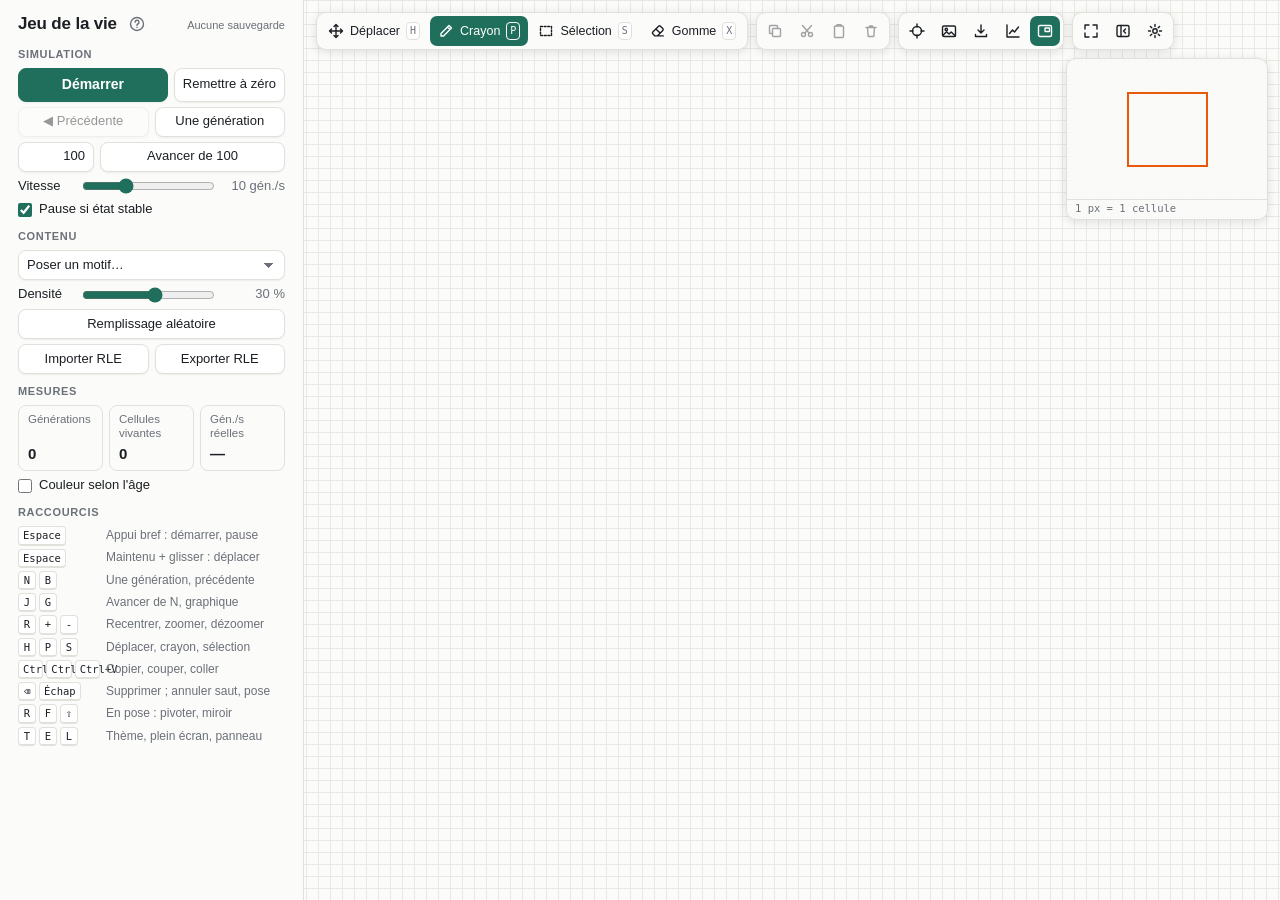
<file: index.html>
<!DOCTYPE html>
<html lang="fr">
<head>
  <meta charset="utf-8">
  <meta name="viewport" content="width=device-width, initial-scale=1">
  <title>Jeu de la vie</title>
  <link rel="stylesheet" href="style.css">
  <script>
    // Thème du système avant le premier affichage ; app.js applique ensuite la préférence choisie
    document.documentElement.dataset.theme = window.matchMedia && window.matchMedia('(prefers-color-scheme: dark)').matches ? 'dark' : 'light';
  </script>
</head>
<body>
  <div class="app">
    <aside class="panel" aria-label="Panneau de contrôle">
      <header class="brand">
        <h1>Jeu de la vie</h1>
        <button id="rules-toggle" class="rules-toggle" type="button" data-action="rules" aria-expanded="false" aria-controls="rules-menu" aria-label="Règles du jeu">
          <svg viewBox="0 0 16 16" aria-hidden="true"><circle cx="8" cy="8" r="6.5"/><path d="M6.1 6.2a1.95 1.95 0 1 1 2.7 1.8c-.5.2-.8.6-.8 1.1v.5"/><path d="M8 11.4v.2"/></svg>
          <span class="rules-toggle-label">Règles du jeu</span>
        </button>
        <span id="save-indicator" class="save-indicator" aria-live="polite"></span>
      </header>

      <section class="group" aria-labelledby="h-simulation">
        <h2 id="h-simulation">Simulation</h2>
        <div class="row row-play">
          <button id="play" class="btn btn-primary" type="button" data-action="play">Démarrer</button>
          <button id="reset" class="btn" type="button">Remettre à zéro</button>
        </div>
        <div class="row">
          <button id="back" class="btn" type="button" data-action="back" aria-label="Génération précédente">◀ Précédente</button>
          <button id="step" class="btn" type="button" data-action="step">Une génération</button>
        </div>
        <div class="jump" id="jump-form">
          <label class="visually-hidden" for="jump-n">Nombre de générations N, de 1 à 10 000</label>
          <input id="jump-n" class="input" type="text" inputmode="numeric" value="100" maxlength="6" autocomplete="off" spellcheck="false" title="N : entier de 1 à 10 000">
          <button id="jump" class="btn" type="button" data-action="jump">Avancer de 100</button>
        </div>
        <div class="jump" id="jump-progress" hidden>
          <div class="progress" role="progressbar" aria-label="Progression du saut" aria-valuemin="0" aria-valuemax="100" aria-valuenow="0">
            <span id="jump-text" class="progress-text">génération 0 / 100</span>
            <span class="progress-track"><span id="jump-bar" class="progress-fill"></span></span>
          </div>
          <button id="jump-cancel" class="btn" type="button" data-action="jump-cancel">Annuler</button>
        </div>
        <div class="field">
          <label for="speed">Vitesse</label>
          <input id="speed" type="range" min="1" max="30" step="1" value="10">
          <output id="speed-value" for="speed">10 gén./s</output>
        </div>
        <label class="check"><input id="auto-pause" type="checkbox" checked> Pause si état stable</label>
      </section>

      <section class="group" aria-labelledby="h-contenu">
        <h2 id="h-contenu">Contenu</h2>
        <label class="visually-hidden" for="pattern">Motif prédéfini</label>
        <select id="pattern" class="select">
          <option value="">Poser un motif…</option>
        </select>
        <div class="field">
          <label for="density" title="Densité du remplissage aléatoire">Densité</label>
          <input id="density" type="range" min="5" max="50" step="1" value="30">
          <output id="density-value" for="density">30 %</output>
        </div>
        <button id="random" class="btn" type="button">Remplissage aléatoire</button>
        <div class="row">
          <button id="rle-import" class="btn" type="button">Importer RLE</button>
          <button id="rle-export" class="btn" type="button">Exporter RLE</button>
        </div>
      </section>

      <section class="group" aria-labelledby="h-mesures">
        <h2 id="h-mesures">Mesures</h2>
        <dl class="stats">
          <div><dt>Générations</dt><dd id="stat-generation">0</dd></div>
          <div><dt>Cellules vivantes</dt><dd id="stat-live">0</dd></div>
          <div><dt>Gén./s réelles</dt><dd id="stat-rate">—</dd></div>
        </dl>
        <label class="check"><input id="age-colors" type="checkbox"> Couleur selon l'âge</label>
      </section>

      <section class="group help" aria-labelledby="h-aide">
        <h2 id="h-aide">Raccourcis</h2>
        <ul class="keys">
          <li><span class="k"><kbd>Espace</kbd></span><span>Appui bref : démarrer, pause</span></li>
          <li><span class="k"><kbd>Espace</kbd></span><span>Maintenu + glisser : déplacer</span></li>
          <li><span class="k"><kbd>N</kbd> <kbd>B</kbd></span><span>Une génération, précédente</span></li>
          <li><span class="k"><kbd>J</kbd> <kbd>G</kbd></span><span>Avancer de N, graphique</span></li>
          <li><span class="k"><kbd>R</kbd> <kbd>+</kbd> <kbd>-</kbd></span><span>Recentrer, zoomer, dézoomer</span></li>
          <li><span class="k"><kbd>H</kbd> <kbd>P</kbd> <kbd>S</kbd></span><span>Déplacer, crayon, sélection</span></li>
          <li><span class="k"><kbd class="cmd">⌘C</kbd> <kbd class="cmd">⌘X</kbd> <kbd class="cmd">⌘V</kbd></span><span>Copier, couper, coller</span></li>
          <li><span class="k"><kbd>⌫</kbd> <kbd>Échap</kbd></span><span>Supprimer ; annuler saut, pose</span></li>
          <li><span class="k"><kbd>R</kbd> <kbd>F</kbd> <kbd>⇧</kbd></span><span>En pose : pivoter, miroir</span></li>
          <li><span class="k"><kbd>T</kbd> <kbd>E</kbd> <kbd>L</kbd></span><span>Thème, plein écran, panneau</span></li>
        </ul>
      </section>
    </aside>

    <main class="stage" id="stage">
      <canvas id="board" aria-label="Grille du jeu de la vie"></canvas>
      <canvas id="overlay" aria-hidden="true"></canvas>
      <div id="eraser-cursor" class="eraser-cursor" aria-hidden="true" hidden></div>

      <div class="hud">
        <div class="toolbar" role="toolbar" aria-label="Outils d'édition">
          <div class="tool-group" role="group" aria-label="Outil actif">
            <button class="tool" type="button" data-tool="move" data-action="tool-move" aria-pressed="false">
              <svg viewBox="0 0 16 16" aria-hidden="true"><path d="M8 1.5v13M1.5 8h13M8 1.5 6 3.5M8 1.5l2 2M8 14.5l-2-2M8 14.5l2-2M1.5 8l2-2M1.5 8l2 2M14.5 8l-2-2M14.5 8l-2 2"/></svg>
              <span>Déplacer</span><kbd>H</kbd>
            </button>
            <button class="tool" type="button" data-tool="pencil" data-action="tool-pencil" aria-pressed="true">
              <svg viewBox="0 0 16 16" aria-hidden="true"><path d="M11 2.5 13.5 5 5.5 13H3v-2.5zM9.5 4 12 6.5"/></svg>
              <span>Crayon</span><kbd>P</kbd>
            </button>
            <button class="tool" type="button" data-tool="select" data-action="tool-select" aria-pressed="false">
              <svg viewBox="0 0 16 16" aria-hidden="true"><rect x="2.5" y="3.5" width="11" height="9" stroke-dasharray="2 1.6"/></svg>
              <span>Sélection</span><kbd>S</kbd>
            </button>
            <button class="tool" type="button" data-tool="eraser" data-action="tool-eraser" aria-pressed="false">
              <svg viewBox="0 0 16 16" aria-hidden="true"><path d="M8.6 3.2a1.3 1.3 0 0 1 1.8 0l2.4 2.4a1.3 1.3 0 0 1 0 1.8L7.3 12.9H4.9L2.8 10.8a1.3 1.3 0 0 1 0-1.8zM5.9 5.9l4.2 4.2M7.3 12.9h6"/></svg>
              <span>Gomme</span><kbd>X</kbd>
            </button>
          </div>
          <div class="tool-group" role="group" aria-label="Sélection et presse-papiers">
            <button id="copy" class="tool icon" type="button" data-action="copy" aria-disabled="true" aria-label="Copier la sélection">
              <svg viewBox="0 0 16 16" aria-hidden="true"><rect x="5.5" y="5.5" width="8" height="8" rx="1"/><path d="M10.5 5.5v-2a1 1 0 0 0-1-1h-6a1 1 0 0 0-1 1v6a1 1 0 0 0 1 1h2"/></svg>
            </button>
            <button id="cut" class="tool icon" type="button" data-action="cut" aria-disabled="true" aria-label="Couper la sélection">
              <svg viewBox="0 0 16 16" aria-hidden="true"><circle cx="4.5" cy="11.5" r="2"/><circle cx="11.5" cy="11.5" r="2"/><path d="M6 10 12.5 2.5M10 10 3.5 2.5"/></svg>
            </button>
            <button id="paste" class="tool icon" type="button" data-action="paste" aria-disabled="true" aria-label="Coller, puis cliquer sur la grille pour poser">
              <svg viewBox="0 0 16 16" aria-hidden="true"><rect x="3.5" y="3" width="9" height="11.5" rx="1"/><path d="M6 3V1.8h4V3"/></svg>
            </button>
            <button id="delete" class="tool icon" type="button" data-action="delete" aria-disabled="true" aria-label="Supprimer les cellules de la sélection">
              <svg viewBox="0 0 16 16" aria-hidden="true"><path d="M3 4.5h10M6.5 4.5V3h3v1.5M4.5 4.5l.7 9h5.6l.7-9"/></svg>
            </button>
          </div>
          <div class="tool-group" role="group" aria-label="Vue">
            <button id="recenter" class="tool icon" type="button" data-action="recenter" aria-label="Recentrer sur les cellules vivantes">
              <svg viewBox="0 0 16 16" aria-hidden="true"><circle cx="8" cy="8" r="4.5"/><path d="M8 1v3M8 12v3M1 8h3M12 8h3"/></svg>
            </button>
            <button id="image-import" class="tool icon" type="button" data-action="image-import" aria-label="Importer une image">
              <svg viewBox="0 0 16 16" aria-hidden="true"><rect x="1.5" y="3" width="13" height="10.5" rx="1.5"/><circle cx="5.3" cy="6.4" r="1.2"/><path d="m2 12.3 3.6-3.6 2.4 2.4 2.2-2.2 4.2 4.2"/></svg>
            </button>
            <button id="export" class="tool icon" type="button" data-action="export" aria-label="Enregistrer l'image de la grille (PNG)">
              <svg viewBox="0 0 16 16" aria-hidden="true"><path d="M8 2v8M5 7l3 3 3-3M2.5 11.5v2h11v-2"/></svg>
            </button>
            <button id="chart-toggle" class="tool icon" type="button" data-action="chart" aria-pressed="false" aria-label="Afficher le graphique">
              <svg viewBox="0 0 16 16" aria-hidden="true"><path d="M2 2v12h12M4.5 10.5 7.5 7l2 2 4-5"/></svg>
            </button>
            <button id="minimap-toggle" class="tool icon" type="button" data-action="minimap" aria-pressed="true" aria-label="Masquer la mini-carte">
              <svg viewBox="0 0 16 16" aria-hidden="true"><rect x="1.5" y="2.5" width="13" height="11" rx="1.5"/><rect x="8" y="5" width="4.5" height="3.5" rx="0.5"/></svg>
            </button>
          </div>
          <div class="tool-group" role="group" aria-label="Fenêtre">
            <button id="fullscreen-toggle" class="tool icon" type="button" data-action="fullscreen" aria-pressed="false" aria-label="Plein écran">
              <svg viewBox="0 0 16 16" aria-hidden="true"><path d="M2 6V2h4M10 2h4v4M14 10v4h-4M6 14H2v-4"/></svg>
            </button>
            <button id="panel-toggle" class="tool icon" type="button" data-action="panel" aria-pressed="false" aria-label="Replier le panneau">
              <svg viewBox="0 0 16 16" aria-hidden="true"><rect x="2" y="2.5" width="12" height="11" rx="1.5"/><path d="M6 2.5v11M10.5 6 8.5 8l2 2"/></svg>
            </button>
            <button id="settings-open" class="tool icon" type="button" data-action="settings" aria-label="Réglages">
              <svg viewBox="0 0 16 16" aria-hidden="true"><circle cx="8" cy="8" r="2.2"/><path d="M8 1.5v2M8 12.5v2M1.5 8h2M12.5 8h2M3.4 3.4l1.4 1.4M11.2 11.2l1.4 1.4M3.4 12.6l1.4-1.4M11.2 4.8l1.4-1.4"/></svg>
            </button>
          </div>
        </div>

        <div class="placebar" id="placebar" role="toolbar" aria-label="Pose" hidden>
          <span class="placebar-label">Pose : <strong id="place-name"></strong><span class="placebar-hint"> · clic pour poser</span></span>
          <button id="rotate-cw" class="tool icon" type="button" data-action="rotate-cw" aria-label="Rotation horaire">
            <svg viewBox="0 0 16 16" aria-hidden="true"><path d="M12.5 8a4.5 4.5 0 1 1-1.3-3.2M12.5 2.3v2.9H9.6"/></svg>
          </button>
          <button id="rotate-ccw" class="tool icon" type="button" data-action="rotate-ccw" aria-label="Rotation antihoraire">
            <svg viewBox="0 0 16 16" aria-hidden="true"><path d="M3.5 8a4.5 4.5 0 1 0 1.3-3.2M3.5 2.3v2.9h2.9"/></svg>
          </button>
          <button id="mirror-h" class="tool icon" type="button" data-action="mirror-h" aria-label="Miroir horizontal, gauche ↔ droite">
            <svg viewBox="0 0 16 16" aria-hidden="true"><path d="M8 1.5v13M6 4 2.5 8 6 12zM10 4l3.5 4-3.5 4z"/></svg>
          </button>
          <button id="mirror-v" class="tool icon" type="button" data-action="mirror-v" aria-label="Miroir vertical, haut ↔ bas">
            <svg viewBox="0 0 16 16" aria-hidden="true"><path d="M1.5 8h13M4 6l4-3.5L12 6zM4 10l4 3.5 4-3.5z"/></svg>
          </button>
          <button id="place-done" class="tool" type="button" data-action="place-done"><span>Terminer</span><kbd>Échap</kbd></button>
        </div>

        <div class="placebar eraser-bar" id="eraser-bar" role="group" aria-label="Taille de la gomme" hidden>
          <span class="placebar-label">Gomme</span>
          <label class="visually-hidden" for="eraser-range">Diamètre de la gomme, échelle logarithmique de 1 à 512 cellules</label>
          <input id="eraser-range" type="range" min="0" max="1000" step="1" value="176">
          <label class="visually-hidden" for="eraser-size">Diamètre de la gomme en cellules, de 1 à 512</label>
          <input id="eraser-size" class="input eraser-size" type="number" min="1" max="512" step="1" value="3" inputmode="numeric">
          <span class="placebar-hint">cellules · ⌥ + molette</span>
        </div>
      </div>

      <button id="panel-handle" class="panel-handle" type="button" data-action="panel-handle" aria-label="Déplier le panneau" hidden>
        <svg viewBox="0 0 16 16" aria-hidden="true"><path d="M6 3.5 10.5 8 6 12.5"/></svg>
      </button>
      <!-- Mini-carte : canvas séparé de la grille ; un clic centre la vue, un glisser la déplace -->
      <div id="minimap" class="minimap" role="group" aria-label="Mini-carte : vue d'ensemble de la grille">
        <canvas id="minimap-canvas" aria-hidden="true"></canvas>
        <span id="minimap-scale" class="minimap-scale"></span>
      </div>
      <div id="coords" class="coords" aria-hidden="true"></div>
      <div id="age-legend" class="legend" aria-label="Légende : âge des cellules en générations" hidden>
        <span class="legend-title">Âge</span>
        <span class="legend-item"><i style="background: var(--age-1)"></i>1</span>
        <span class="legend-item"><i style="background: var(--age-2)"></i>2–3</span>
        <span class="legend-item"><i style="background: var(--age-3)"></i>4–10</span>
        <span class="legend-item"><i style="background: var(--age-4)"></i>11–50</span>
        <span class="legend-item"><i style="background: var(--age-5)"></i>&gt;&nbsp;50</span>
      </div>
      <div id="chart" class="chart" role="figure" aria-label="Graphique de la population" hidden>
        <div class="chart-head">
          <span class="chart-title">Population</span>
          <span>actuelle <strong id="chart-current">0</strong> · max <strong id="chart-max">0</strong></span>
        </div>
        <canvas id="chart-canvas" aria-hidden="true"></canvas>
        <div class="chart-foot">
          <span id="chart-range">génération 0</span>
          <span id="chart-note" class="chart-note"></span>
        </div>
      </div>
      <div id="toast" class="toast" role="status" aria-live="polite" hidden></div>
    </main>
  </div>

  <!-- Règles du jeu : menu déroulant ouvert par le bouton « ? » du panneau ; la simulation continue derrière -->
  <section id="rules-menu" class="rules-menu" aria-labelledby="rules-title" tabindex="-1" hidden>
    <header class="rules-head">
      <h2 id="rules-title">Règles du jeu</h2>
      <button id="rules-close" class="dialog-close" type="button" aria-label="Fermer les règles du jeu" title="Fermer (Échap)">×</button>
    </header>
    <p>Le jeu de la vie est un « jeu à zéro joueur » imaginé en 1970 par le mathématicien britannique John Horton Conway : on choisit une configuration de départ, puis on la regarde évoluer, sans plus intervenir.</p>
    <h3>La grille</h3>
    <ul>
      <li>Chaque case, ou <strong>cellule</strong>, est vivante ou morte. Ici, la grille est sans limite.</li>
      <li>Chaque cellule a <strong>huit voisines</strong> : les cases qui la touchent par un côté ou par un coin.</li>
    </ul>
    <h3>À chaque génération</h3>
    <p>Toutes les cellules changent en même temps, selon le nombre de leurs voisines vivantes :</p>
    <ol>
      <li><strong>Naissance</strong> : une cellule morte qui a exactement 3 voisines vivantes devient vivante.</li>
      <li><strong>Survie</strong> : une cellule vivante qui a 2 ou 3 voisines vivantes reste vivante.</li>
      <li><strong>Mort</strong> : dans tous les autres cas, la cellule meurt ou reste morte, par isolement (0 ou 1 voisine) ou par surpopulation (4 voisines ou plus).</li>
    </ol>
    <p>On note cette règle <strong>B3/S23</strong> : naissance (<em>birth</em>) avec 3 voisines, survie avec 2 ou 3. C'est la seule acceptée à l'import RLE.</p>
    <h3>Ce que l'on observe</h3>
    <ul>
      <li><strong>Structures stables</strong> : le bloc, carré de 2 × 2, ne change jamais.</li>
      <li><strong>Oscillateurs</strong> : le clignotant, trois cellules en ligne, alterne entre deux formes ; le pulsar revient à sa forme toutes les 3 générations.</li>
      <li><strong>Vaisseaux</strong> : le planeur se reconstitue une case plus loin en diagonale toutes les 4 générations.</li>
      <li><strong>Canons</strong> : le canon à planeurs de Gosper émet un nouveau planeur toutes les 30 générations, sans fin.</li>
    </ul>
    <h3>Pour aller plus loin</h3>
    <ul class="rules-links">
      <li><a href="https://fr.wikipedia.org/wiki/Jeu_de_la_vie" target="_blank" rel="noopener noreferrer">Jeu de la vie, sur Wikipédia</a><span class="visually-hidden"> (nouvel onglet)</span></li>
      <li><a href="https://en.wikipedia.org/wiki/Conway%27s_Game_of_Life" target="_blank" rel="noopener noreferrer" hreflang="en">Conway's Game of Life, sur Wikipédia en anglais</a><span class="visually-hidden"> (nouvel onglet)</span></li>
    </ul>
  </section>

  <!-- Import d'image : sélecteur de fichier (bouton, touche I) et fenêtre d'aperçu ; l'image reste dans le navigateur -->
  <input id="image-file" type="file" accept="image/png,image/jpeg,image/webp,image/gif,image/heic,image/heif,.heic,.heif" hidden>
  <dialog id="image-dialog" class="dialog image-dialog" aria-labelledby="image-title">
    <form method="dialog" class="dialog-inner">
      <header class="dialog-head">
        <h2 id="image-title">Importer une image</h2>
        <button class="dialog-close" value="cancel" aria-label="Annuler l'import" title="Annuler (Échap)">×</button>
      </header>
      <div class="image-previews">
        <figure>
          <img id="image-thumb" alt="Image d'origine">
          <figcaption id="image-name">Image d'origine</figcaption>
        </figure>
        <figure>
          <canvas id="image-preview" aria-label="Aperçu du résultat en cellules"></canvas>
          <figcaption><strong id="image-count">0 cellule vivante</strong> <span id="image-grid"></span></figcaption>
        </figure>
      </div>
      <div class="image-settings">
        <div class="segmented" role="radiogroup" aria-label="Mode de conversion">
          <label><input type="radio" name="image-mode" value="threshold" checked> Seuil</label>
          <label><input type="radio" name="image-mode" value="dither"> Tramage</label>
        </div>
        <div class="field image-field" id="image-threshold-row">
          <label for="image-threshold">Seuil</label>
          <input id="image-threshold" type="range" min="0" max="255" step="1" value="128">
          <output id="image-threshold-value" for="image-threshold">128</output>
        </div>
        <div class="field image-field" id="image-brightness-row" hidden>
          <label for="image-brightness">Luminosité</label>
          <input id="image-brightness" type="range" min="-100" max="100" step="1" value="0">
          <output id="image-brightness-value" for="image-brightness">0</output>
        </div>
        <div class="field image-field">
          <label for="image-width">Largeur</label>
          <input id="image-width" type="range" min="20" max="1000" step="1" value="200">
          <output id="image-width-value" for="image-width">200 px</output>
        </div>
        <div class="image-checks">
          <label class="check"><input id="image-invert" type="checkbox"> Inverser</label>
          <label class="check"><input id="image-mosaic" type="checkbox"> Mosaïque stable</label>
          <label class="check"><input id="image-replace" type="checkbox" checked> Remplacer la grille actuelle</label>
        </div>
        <p id="image-mosaic-note" class="dialog-hint" hidden>Image figée : elle ne bougera pas tant que vous ne la perturbez pas (gomme, crayon).</p>
        <p id="image-status" class="dialog-hint" aria-live="polite"></p>
        <p id="image-error" class="dialog-error" role="alert"></p>
        <p class="dialog-hint image-privacy">L'image reste dans ce navigateur : elle n'est ni envoyée, ni enregistrée. Seules les cellules obtenues entrent dans la grille.</p>
      </div>
      <div class="dialog-actions">
        <button id="image-cancel" class="btn" type="button">Annuler</button>
        <button id="image-confirm" class="btn btn-primary" type="button">Valider</button>
      </div>
    </form>
  </dialog>

  <!-- Légende des boutons (une seule à la fois), remplie et placée par app.js -->
  <div id="tooltip" class="tooltip" role="tooltip" hidden></div>

  <dialog id="settings-dialog" class="dialog" aria-labelledby="settings-title">
    <form method="dialog" class="dialog-inner">
      <header class="dialog-head">
        <h2 id="settings-title">Réglages</h2>
        <button class="dialog-close" value="close" aria-label="Fermer" title="Fermer (Échap)">×</button>
      </header>
      <fieldset class="setting">
        <legend>Thème</legend>
        <div class="segmented" role="radiogroup" aria-label="Thème">
          <label><input type="radio" name="theme" value="auto"> Auto</label>
          <label><input type="radio" name="theme" value="light"> Clair</label>
          <label><input type="radio" name="theme" value="dark"> Sombre</label>
        </div>
        <p class="dialog-hint">Auto suit le réglage clair ou sombre du Mac. Raccourci : T.</p>
      </fieldset>
      <fieldset class="setting">
        <legend>Sauvegarde automatique</legend>
        <p id="settings-save-status" class="save-status"></p>
        <p class="dialog-hint">La grille, la vue et les réglages sont enregistrés dans ce navigateur et retrouvés à la prochaine ouverture. Le compteur, l'historique, le graphique, la sélection et le presse-papiers ne le sont pas.</p>
        <div class="dialog-actions start" id="forget-row">
          <button id="forget-save" class="btn" type="button">Oublier la sauvegarde</button>
        </div>
        <div class="confirm" id="forget-confirm" hidden>
          <span>Supprimer la sauvegarde ? La grille et les réglages en cours ne changent pas.</span>
          <span class="confirm-actions">
            <button id="forget-no" class="btn" type="button">Annuler</button>
            <button id="forget-yes" class="btn btn-danger" type="button">Oublier</button>
          </span>
        </div>
      </fieldset>
    </form>
  </dialog>

  <dialog id="rle-dialog" class="dialog" aria-labelledby="rle-title">
    <form method="dialog" class="dialog-inner">
      <header class="dialog-head">
        <h2 id="rle-title">Importer un motif RLE</h2>
        <button class="dialog-close" value="close" aria-label="Fermer" title="Fermer (Échap)">×</button>
      </header>
      <section id="rle-import-pane">
        <p class="dialog-hint">Collez un motif au format RLE, par exemple copié depuis LifeWiki. Seule la règle B3/S23 est acceptée.</p>
        <label class="visually-hidden" for="rle-input">Texte RLE à importer</label>
        <textarea id="rle-input" rows="10" spellcheck="false" autocomplete="off" placeholder="x = 3, y = 3, rule = B3/S23&#10;bo$2bo$3o!"></textarea>
        <p id="rle-error" class="dialog-error" role="alert"></p>
        <div class="dialog-actions">
          <button id="rle-import-btn" class="btn btn-primary" type="button">Importer</button>
        </div>
      </section>
      <section id="rle-export-pane" hidden>
        <p id="rle-export-info" class="dialog-hint"></p>
        <label class="visually-hidden" for="rle-output">Texte RLE exporté</label>
        <textarea id="rle-output" rows="10" spellcheck="false" readonly></textarea>
        <p id="rle-copy-status" class="dialog-status" role="status"></p>
        <div class="dialog-actions">
          <button id="rle-copy" class="btn" type="button">Copier</button>
          <button id="rle-download" class="btn btn-primary" type="button">Télécharger .rle</button>
        </div>
      </section>
    </form>
  </dialog>

  <!-- Scripts classiques (pas de modules) : fonctionne en ouvrant le fichier directement -->
  <script src="src/engine.js"></script>
  <script src="src/patterns.js"></script>
  <script src="src/camera.js"></script>
  <script src="src/transform.js"></script>
  <script src="src/rle.js"></script>
  <script src="src/tools.js"></script>
  <script src="src/ages.js"></script>
  <script src="src/history.js"></script>
  <script src="src/detection.js"></script>
  <script src="src/sampling.js"></script>
  <script src="src/theme.js"></script>
  <script src="src/eraser.js"></script>
  <script src="src/imageConvert.js"></script>
  <script src="src/persistence.js"></script>
  <script src="src/saveScheduler.js"></script>
  <script src="src/fullscreen.js"></script>
  <script src="src/controller.js"></script>
  <script src="src/renderer.js"></script>
  <script src="src/minimap.js"></script>
  <script src="src/tooltips.js"></script>
  <script src="src/touch.js"></script>
  <script src="src/app.js"></script>
</body>
</html>
</file>
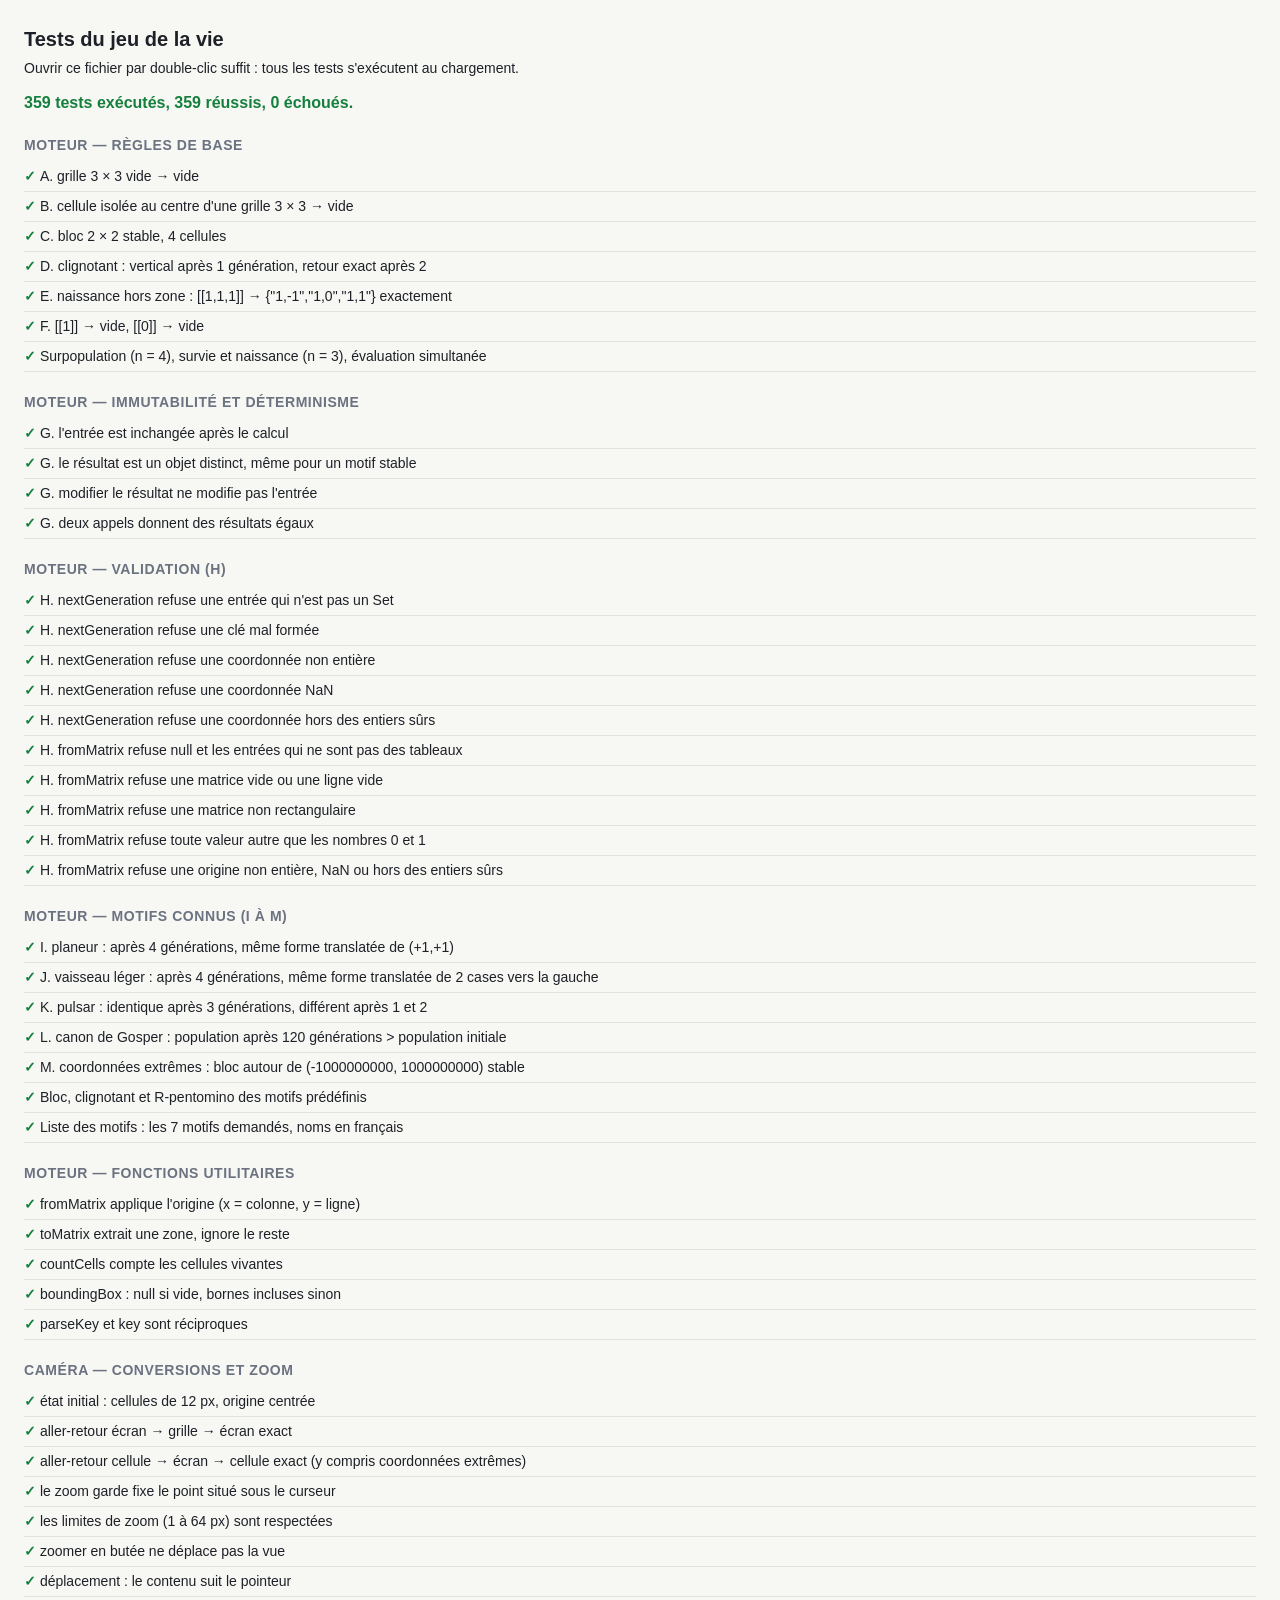
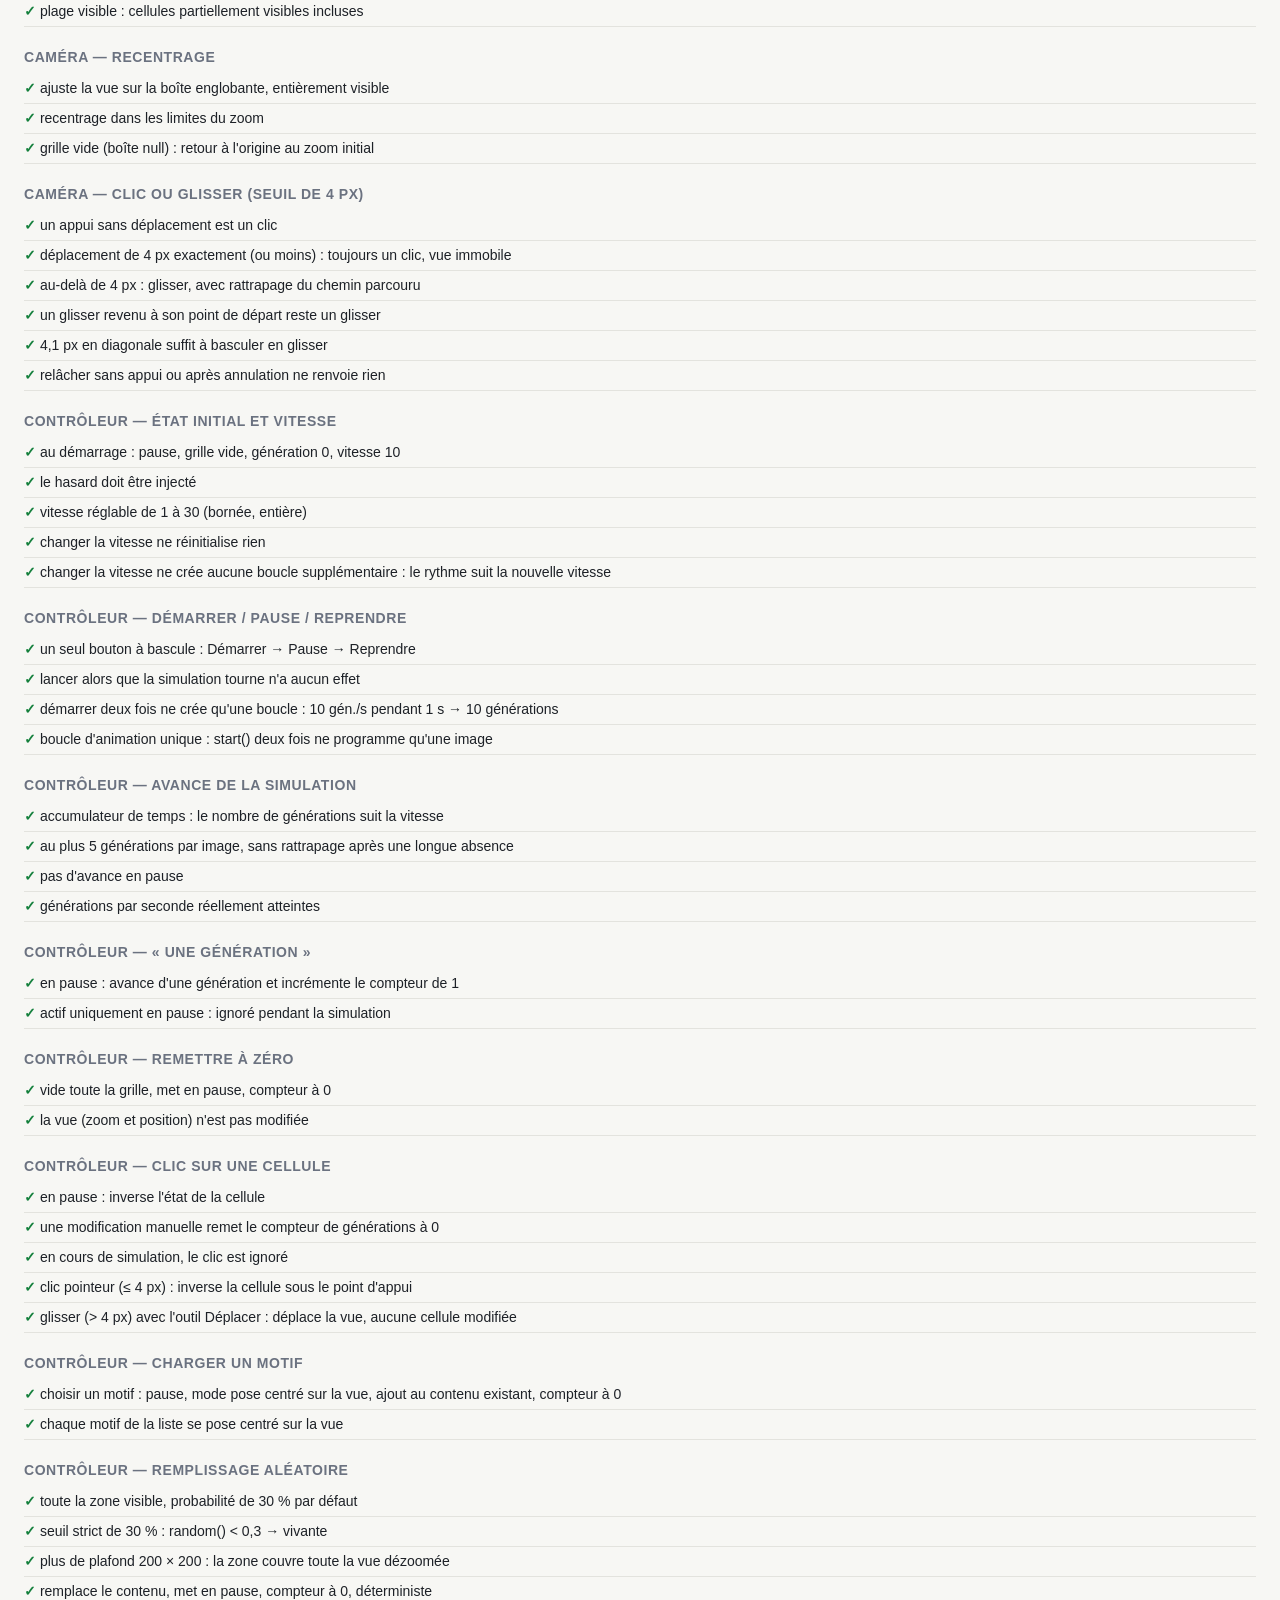
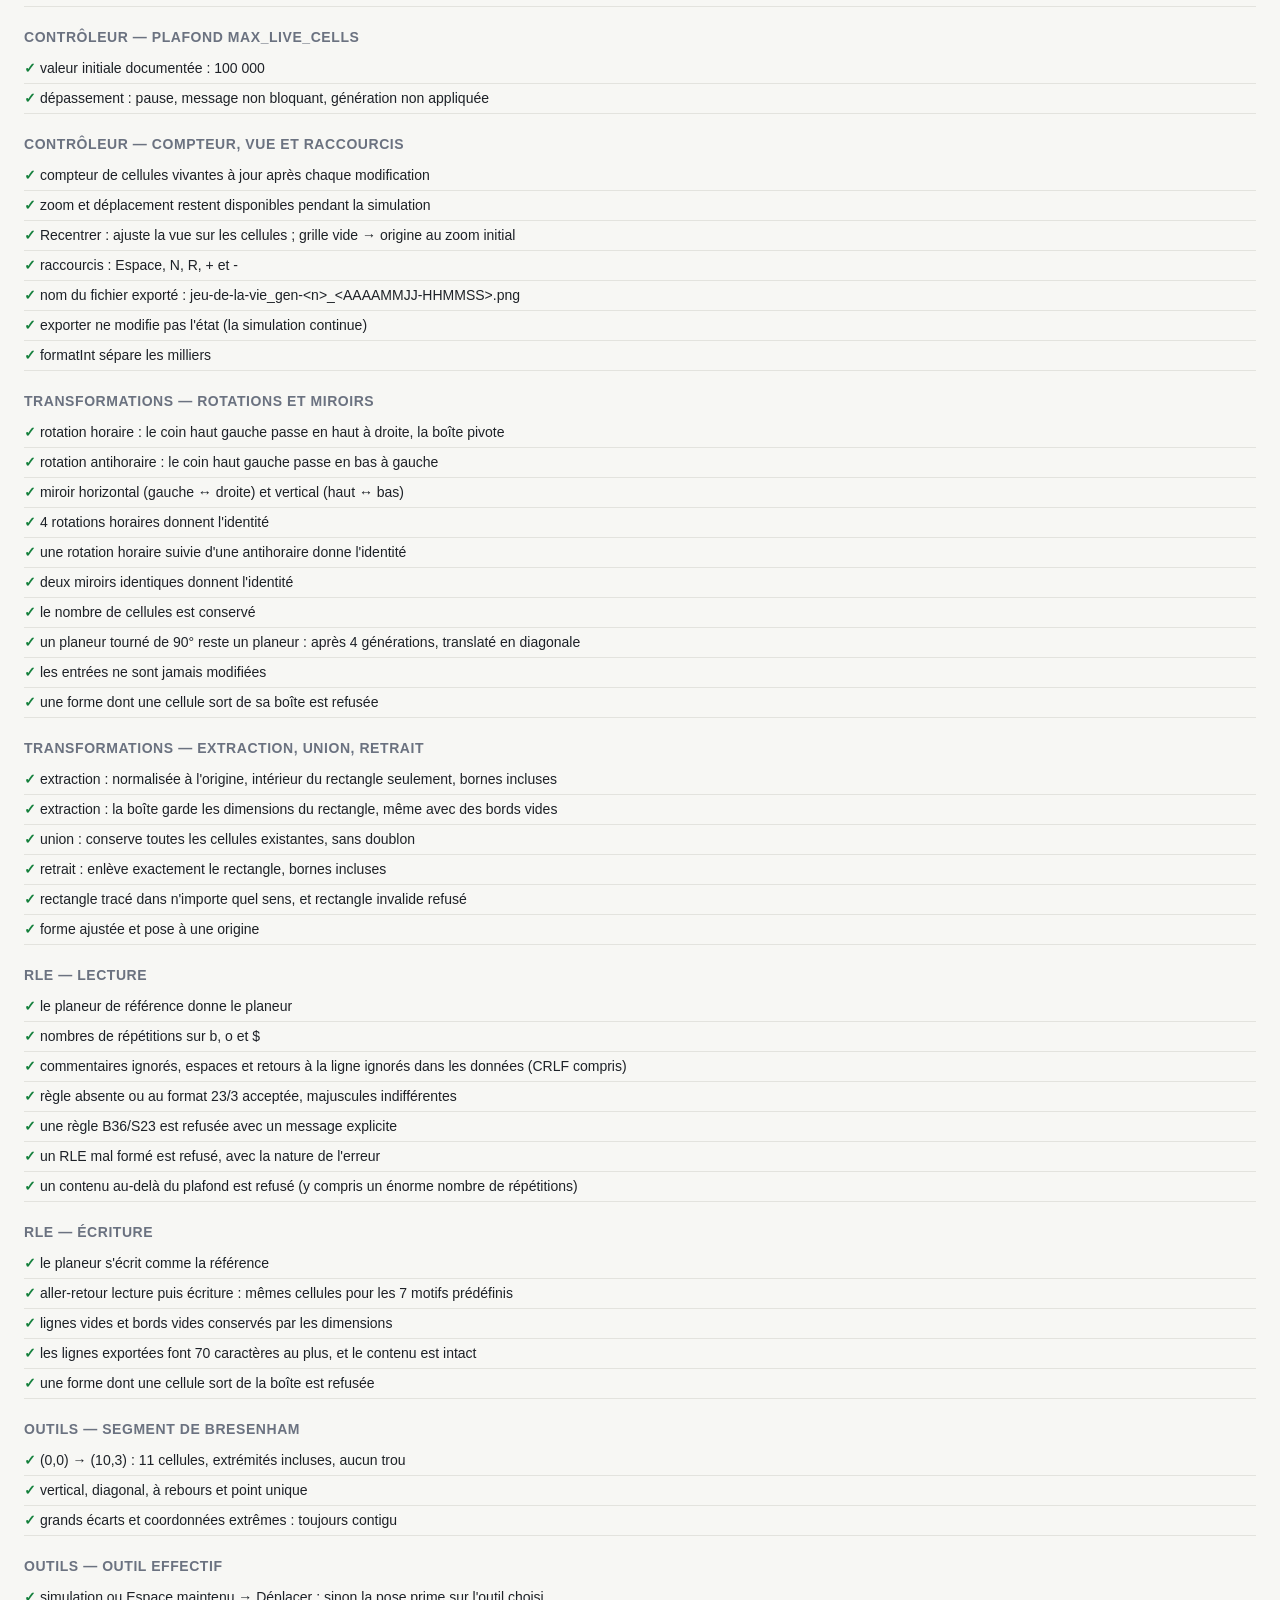
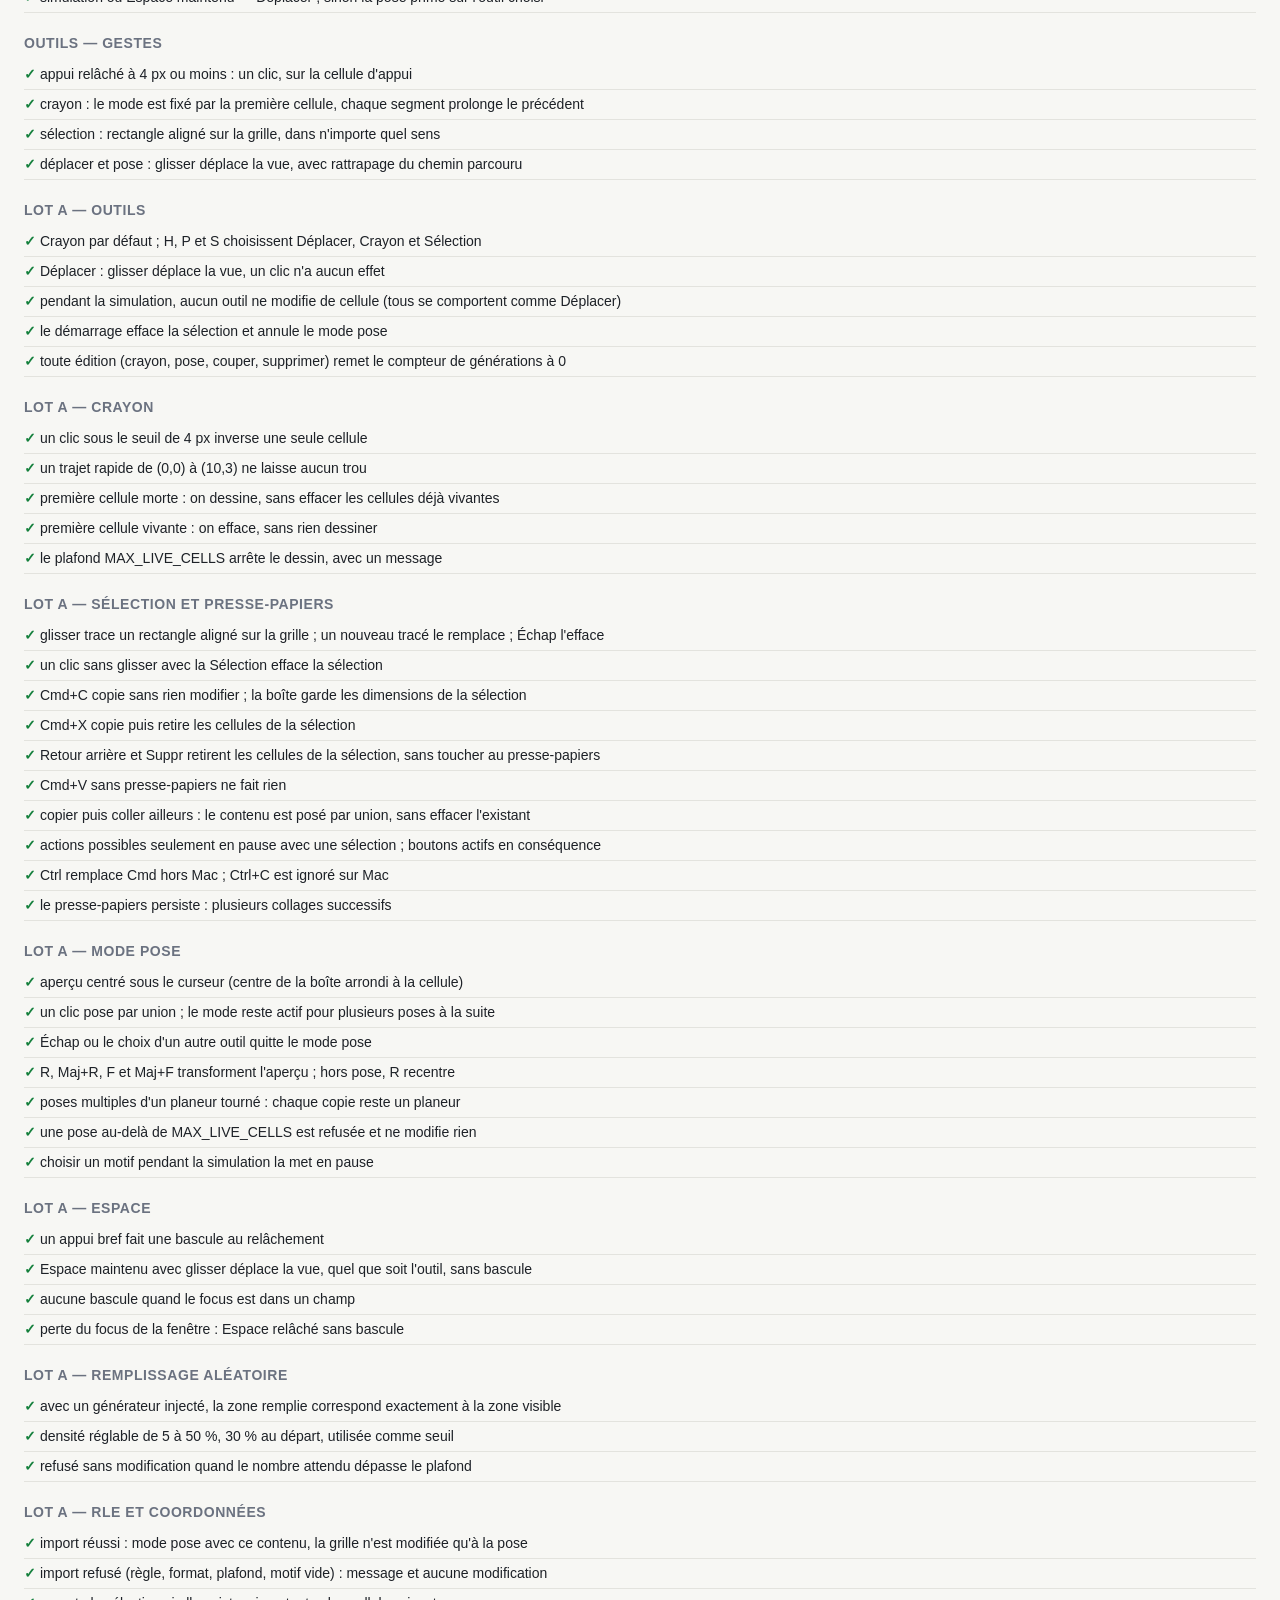
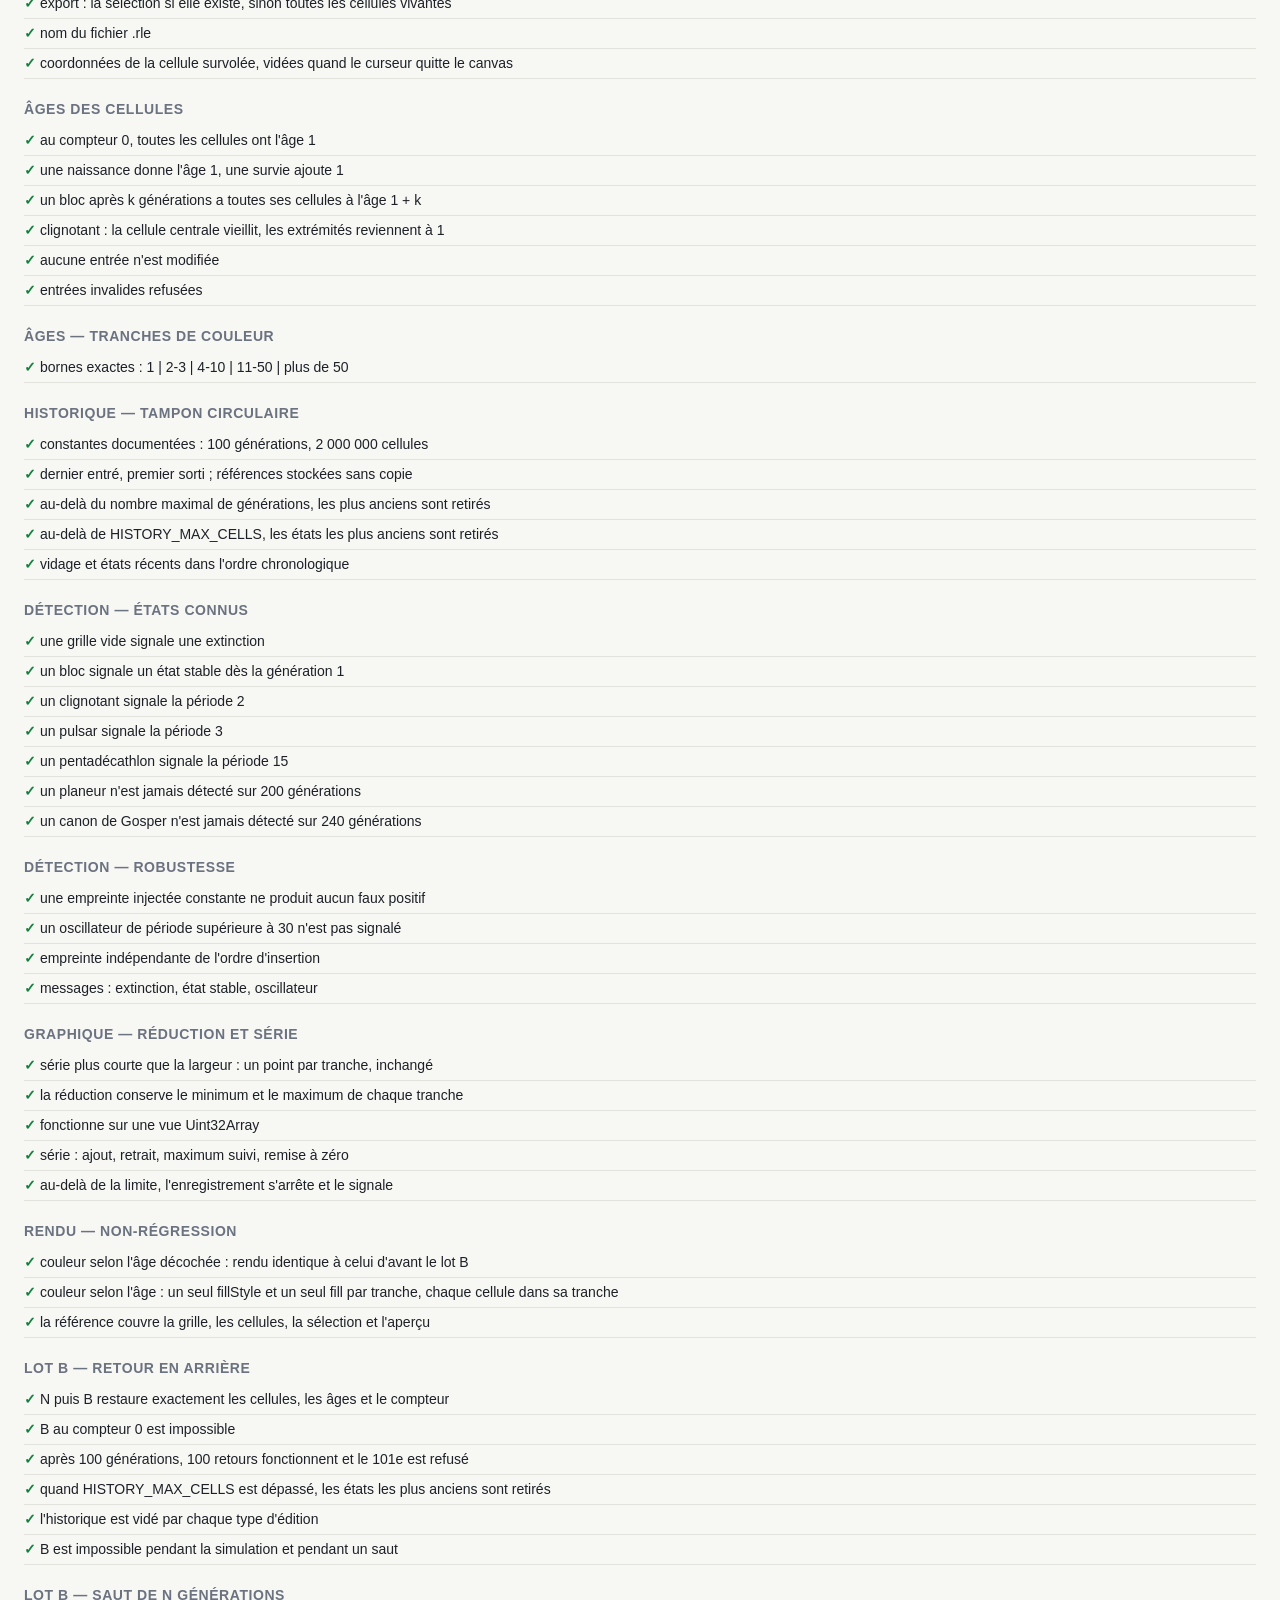
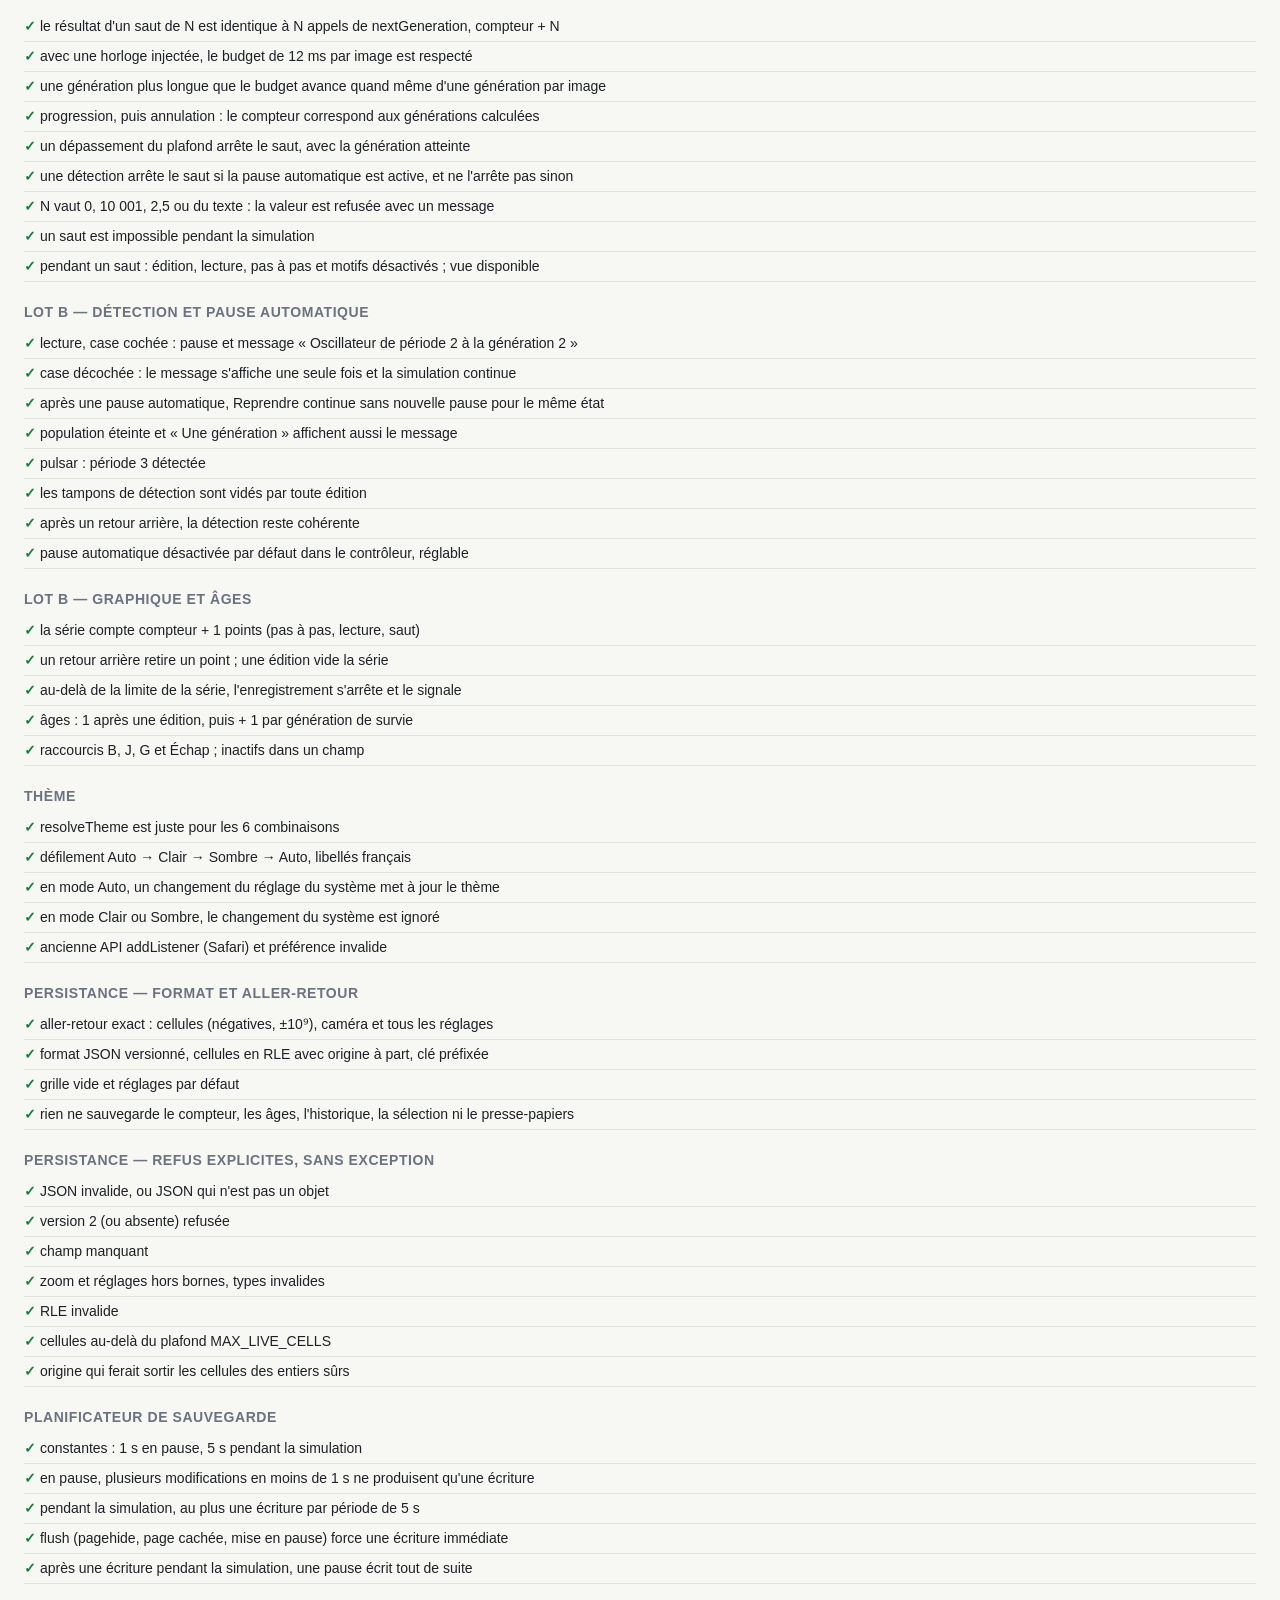
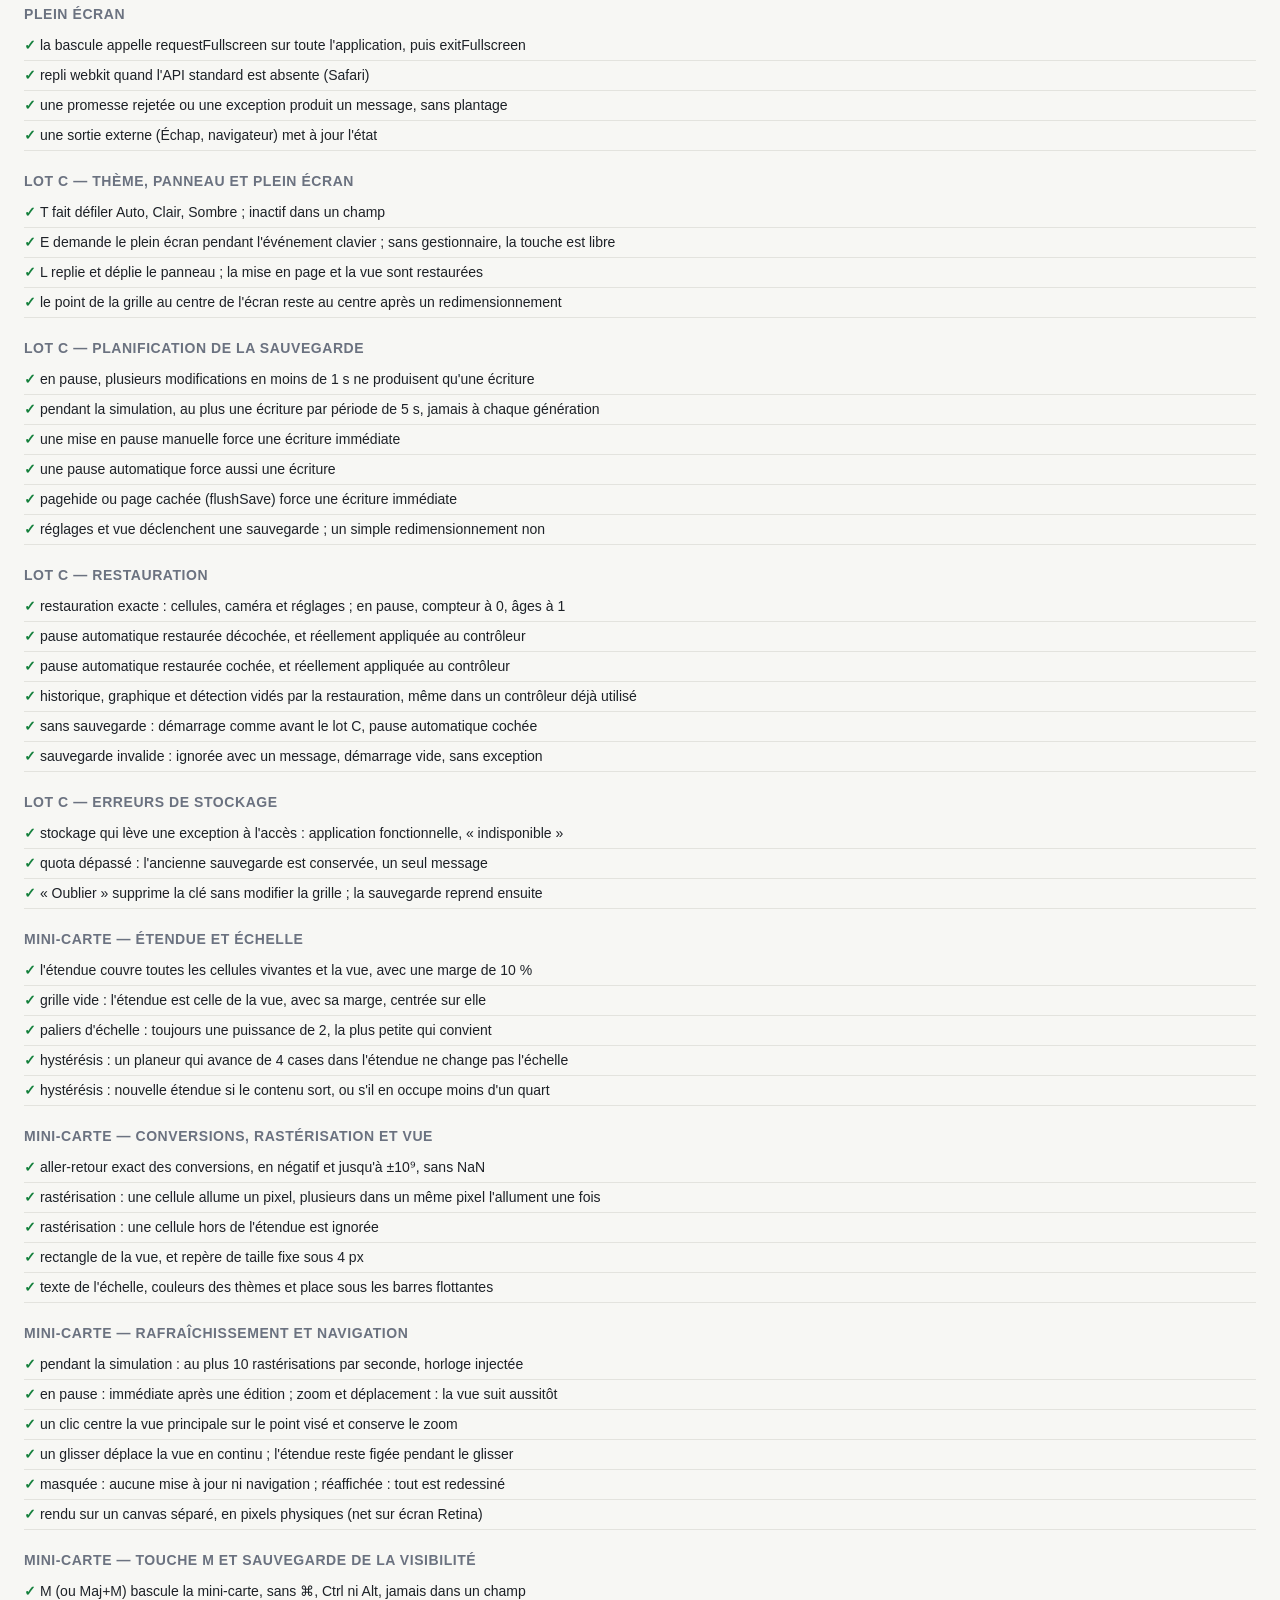
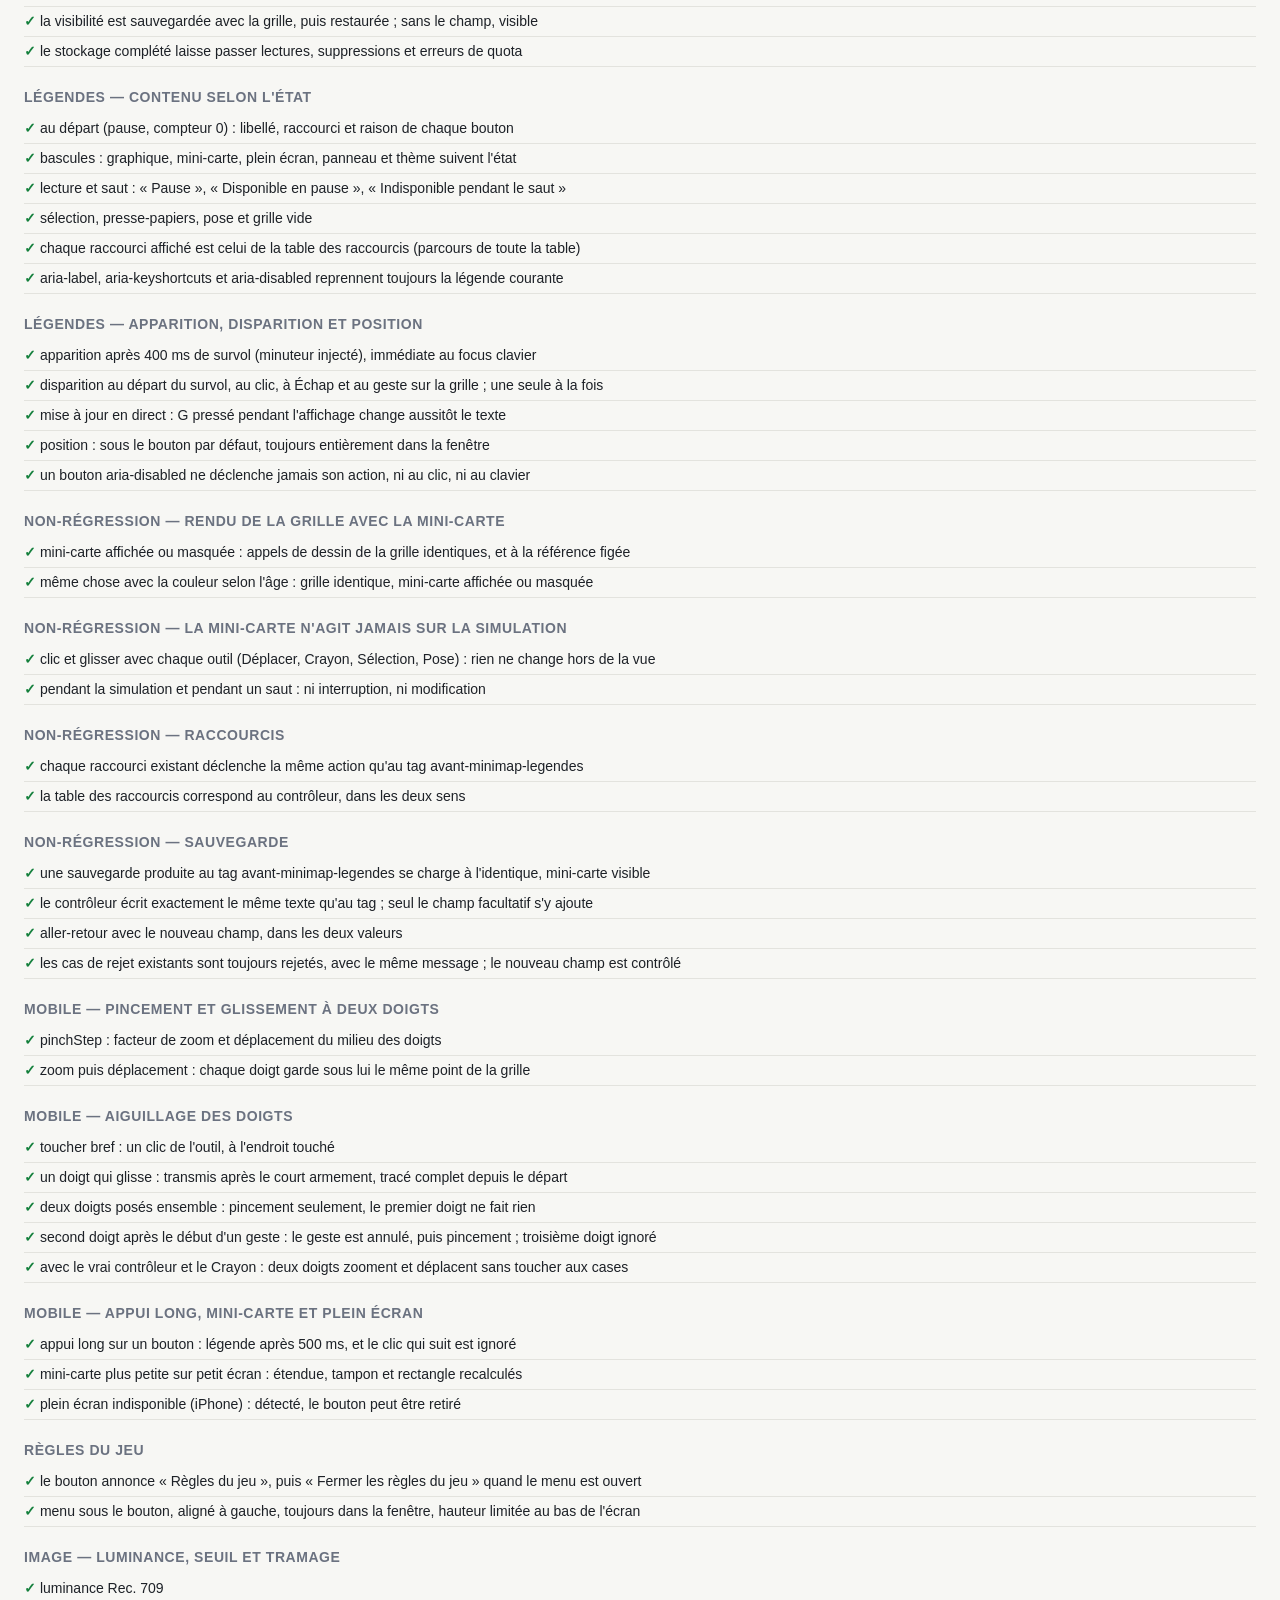
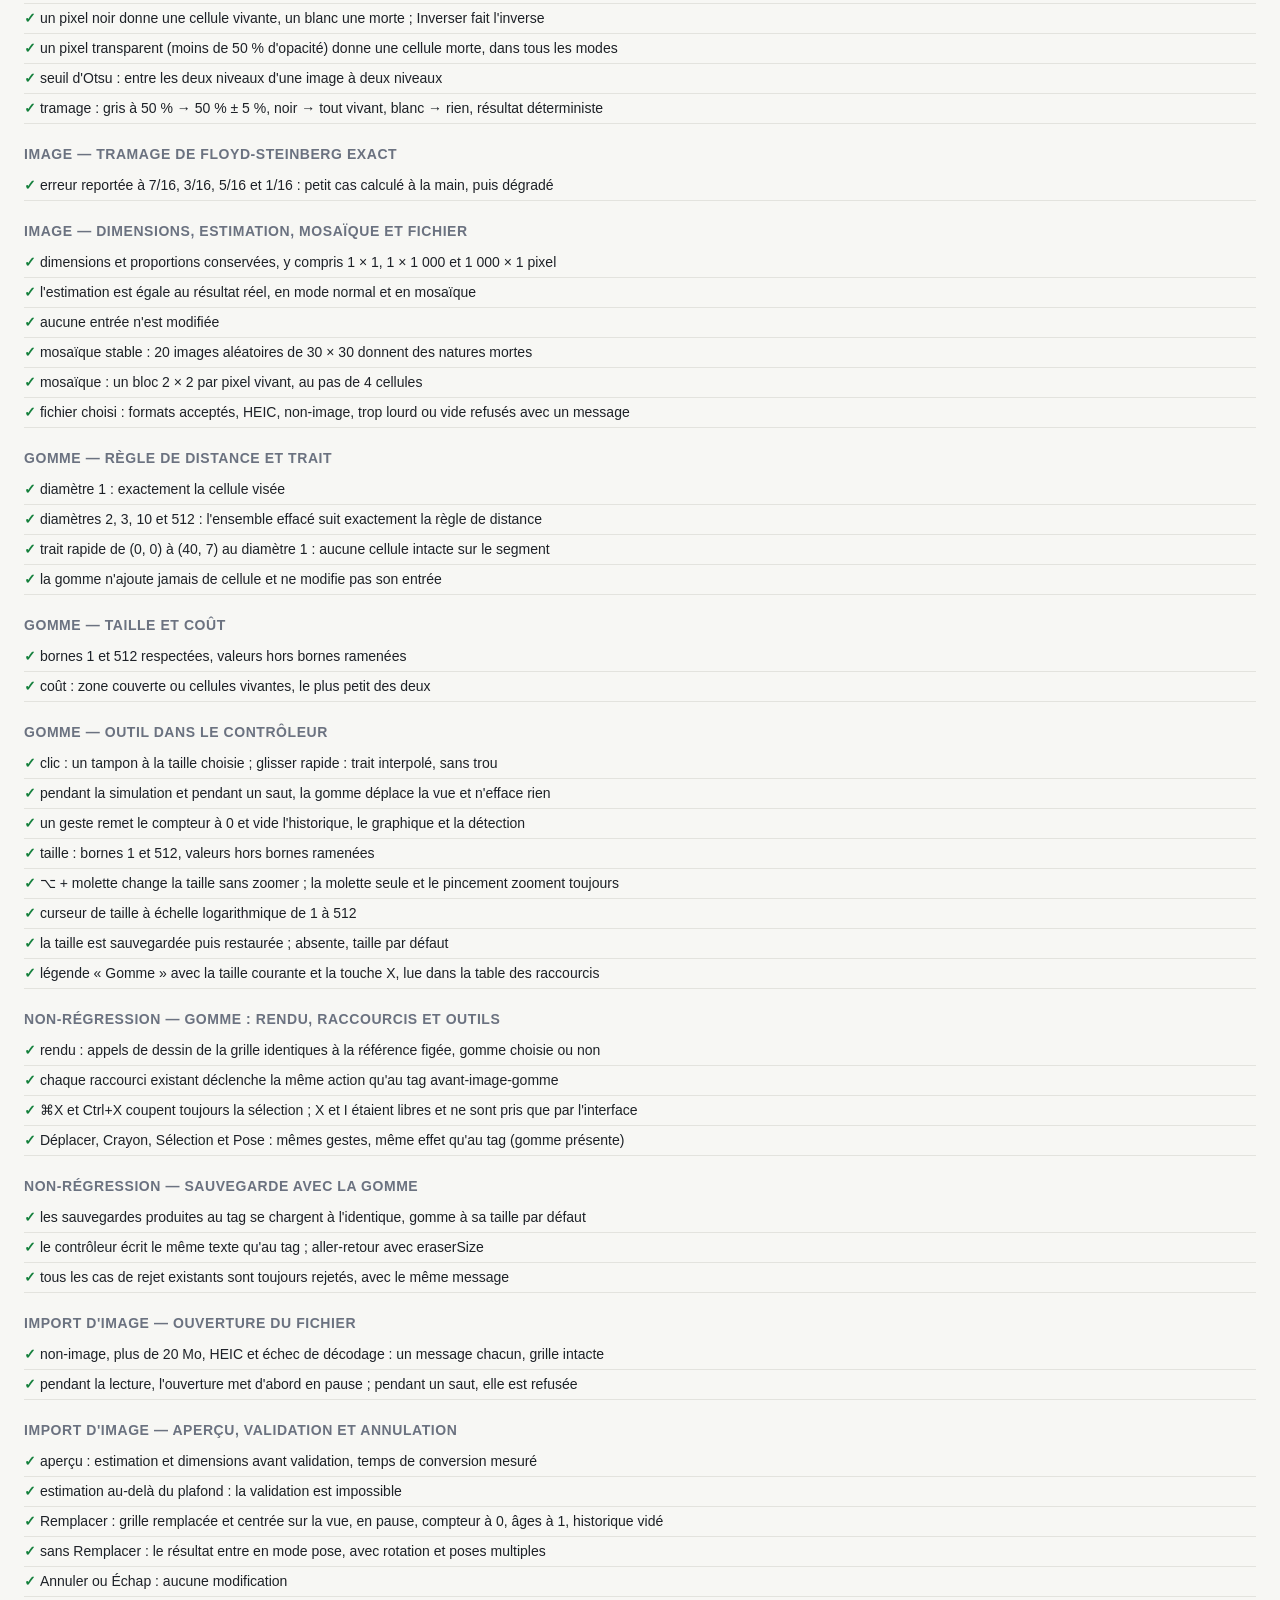
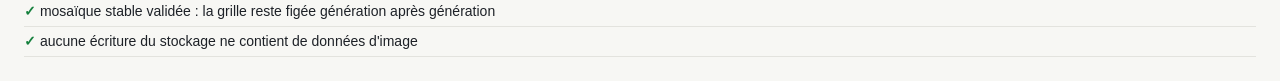
<file: tests/tests.html>
<!DOCTYPE html>
<html lang="fr">
<head>
  <meta charset="utf-8">
  <meta name="viewport" content="width=device-width, initial-scale=1">
  <title>Tests — Jeu de la vie</title>
  <style>
    :root {
      color-scheme: light dark;
      --bg: #f7f7f4;
      --fg: #1d2127;
      --muted: #6b7280;
      --ok: #15803d;
      --ko: #b91c1c;
      --line: #e3e3de;
    }
    @media (prefers-color-scheme: dark) {
      :root { --bg: #111317; --fg: #e8e9ec; --muted: #9aa0aa; --ok: #4ade80; --ko: #f87171; --line: #23262d; }
    }
    body { margin: 0; padding: 24px; background: var(--bg); color: var(--fg);
      font: 14px/1.5 -apple-system, BlinkMacSystemFont, "Segoe UI", sans-serif; }
    h1 { font-size: 20px; margin: 0 0 4px; }
    #summary { font-size: 16px; font-weight: 600; margin: 12px 0 20px; }
    #summary.ok { color: var(--ok); }
    #summary.ko { color: var(--ko); }
    h2 { font-size: 14px; margin: 20px 0 6px; color: var(--muted); text-transform: uppercase; letter-spacing: .04em; }
    ul { list-style: none; margin: 0; padding: 0; }
    li { padding: 4px 0; border-bottom: 1px solid var(--line); }
    li.ok::before { content: "✓ "; color: var(--ok); font-weight: 700; }
    li.ko::before { content: "✗ "; color: var(--ko); font-weight: 700; }
    .error { color: var(--ko); font-family: ui-monospace, Menlo, monospace; font-size: 12px; margin-left: 18px; }
  </style>
</head>
<body>
  <h1>Tests du jeu de la vie</h1>
  <div>Ouvrir ce fichier par double-clic suffit : tous les tests s'exécutent au chargement.</div>
  <div id="summary">Exécution…</div>
  <div id="results"></div>

  <!-- Liste lue aussi par tests/run-node.js : garder une balise par ligne -->
  <script src="harness.js"></script>
  <script src="../src/engine.js"></script>
  <script src="../src/patterns.js"></script>
  <script src="../src/camera.js"></script>
  <script src="../src/transform.js"></script>
  <script src="../src/rle.js"></script>
  <script src="../src/tools.js"></script>
  <script src="../src/ages.js"></script>
  <script src="../src/history.js"></script>
  <script src="../src/detection.js"></script>
  <script src="../src/sampling.js"></script>
  <script src="../src/theme.js"></script>
  <script src="../src/eraser.js"></script>
  <script src="../src/imageConvert.js"></script>
  <script src="../src/persistence.js"></script>
  <script src="../src/saveScheduler.js"></script>
  <script src="../src/fullscreen.js"></script>
  <script src="../src/controller.js"></script>
  <script src="../src/renderer.js"></script>
  <script src="../src/minimap.js"></script>
  <script src="../src/tooltips.js"></script>
  <script src="../src/touch.js"></script>
  <script src="render-scenarios.js"></script>
  <script src="fixtures/render-lot-a.js"></script>
  <script src="regression-scenarios.js"></script>
  <script src="fixtures/avant-minimap-legendes.js"></script>
  <script src="image-eraser-scenarios.js"></script>
  <script src="fixtures/avant-image-gomme.js"></script>
  <script src="engine.test.js"></script>
  <script src="camera.test.js"></script>
  <script src="controller.test.js"></script>
  <script src="transform.test.js"></script>
  <script src="rle.test.js"></script>
  <script src="tools.test.js"></script>
  <script src="editing.test.js"></script>
  <script src="ages.test.js"></script>
  <script src="history.test.js"></script>
  <script src="detection.test.js"></script>
  <script src="sampling.test.js"></script>
  <script src="renderer.test.js"></script>
  <script src="analysis.test.js"></script>
  <script src="theme.test.js"></script>
  <script src="persistence.test.js"></script>
  <script src="saveScheduler.test.js"></script>
  <script src="fullscreen.test.js"></script>
  <script src="comfort.test.js"></script>
  <script src="minimap.test.js"></script>
  <script src="tooltips.test.js"></script>
  <script src="regression.test.js"></script>
  <script src="mobile.test.js"></script>
  <script src="rules.test.js"></script>
  <script src="imageConvert.test.js"></script>
  <script src="eraser.test.js"></script>
  <script src="eraserTool.test.js"></script>
  <script src="imageEraser.regression.test.js"></script>
  <script src="imageImport.test.js"></script>

  <script>
    (function () {
      var report = LifeTests.run();
      var summary = document.getElementById('summary');
      summary.textContent = report.total + ' tests exécutés, ' + report.passed + ' réussis, ' + report.failed + ' échoués.';
      summary.className = report.failed === 0 ? 'ok' : 'ko';
      var container = document.getElementById('results');
      var list = null, lastSuite = null;
      report.results.forEach(function (r) {
        if (r.suite !== lastSuite) {
          var h = document.createElement('h2');
          h.textContent = r.suite;
          container.appendChild(h);
          list = document.createElement('ul');
          container.appendChild(list);
          lastSuite = r.suite;
        }
        var li = document.createElement('li');
        li.className = r.ok ? 'ok' : 'ko';
        li.textContent = r.name;
        if (!r.ok) {
          var err = document.createElement('div');
          err.className = 'error';
          err.textContent = r.error;
          li.appendChild(err);
        }
        list.appendChild(li);
      });
      document.title = (report.failed === 0 ? '✓ ' : '✗ ') + document.title;
      window.testReport = report;
    })();
  </script>
</body>
</html>
</file>
<file: style.css>
/* Thème clair par défaut ; voir :root[data-theme="dark"] plus bas */
:root {
  color-scheme: light dark;
  --bg: #efefeb;
  --panel: #fbfbf9;
  --text: #1b1f24;
  --muted: #6b7079;
  --border: #e1e1dc;
  --btn: #ffffff;
  --btn-hover: #f2f2ee;
  --accent: #1f6f5c;
  --accent-hover: #195c4c;
  --accent-text: #ffffff;
  --focus: #2f8f76;
  --danger: #b42318;
  /* Couleurs du canvas, lues par app.js */
  --cell-dead: #fbfbf9;
  --cell-live: #1d2a33;
  --grid-line: #e9e9e4;
  --select: #1f6f5c;
  --select-text: #ffffff;
  --preview: #1f6f5c;
  /* Tranches d'âge : 1 | 2-3 | 4-10 | 11-50 | plus de 50 ; la plus ancienne reprend la couleur normale */
  --age-1: #f59f00;
  --age-2: #e8590c;
  --age-3: #d6336c;
  --age-4: #7048e8;
  --age-5: #1d2a33;
  --chart-line: #1f6f5c;
  --chart-fill: rgba(31, 111, 92, 0.16);
  --chart-axis: #d9d9d3;
  --shadow: 0 1px 2px rgba(20, 24, 28, 0.06);
  --float-shadow: 0 2px 10px rgba(20, 24, 28, 0.12);
  /* Mini-carte (cellules et rectangle de la vue lus par app.js) et légendes des boutons */
  --minimap-bg: rgba(251, 251, 249, 0.86);
  --minimap-cell: #1d2a33;
  --minimap-view: #e8590c;
  --tooltip-bg: #1b1f24;
  --tooltip-text: #f4f5f6;
  --tooltip-muted: #b4b9c0;
  --tooltip-border: #1b1f24;
  --tooltip-key: rgba(255, 255, 255, 0.12);
  /* Contour de la gomme : trait coloré et liseré clair, visibles sur cases vides comme pleines */
  --eraser-outline: #d6336c;
  --eraser-halo: rgba(255, 255, 255, 0.85);
}

/* Thème sombre : choisi dans les Réglages, ou système sombre en mode Auto (attribut posé par la page) */
:root[data-theme="dark"] {
  color-scheme: dark;
  --bg: #0c0e11;
  --panel: #14171b;
  --text: #e6e8eb;
  --muted: #8d949e;
  --border: #252930;
  --btn: #1b1f25;
  --btn-hover: #22272e;
  --accent: #4fc79c;
  --accent-hover: #63d6ab;
  --accent-text: #08130f;
  --focus: #63d6ab;
  --danger: #f97066;
  --cell-dead: #0f1215;
  --cell-live: #7ee2bd;
  --grid-line: #1b1f25;
  --select: #f5c451;
  --select-text: #1b1f24;
  --preview: #f5c451;
  --age-1: #ffe066;
  --age-2: #ff922b;
  --age-3: #f06595;
  --age-4: #9775fa;
  --age-5: #7ee2bd;
  --chart-line: #4fc79c;
  --chart-fill: rgba(79, 199, 156, 0.18);
  --chart-axis: #2c3139;
  --shadow: none;
  --float-shadow: 0 2px 12px rgba(0, 0, 0, 0.45);
  --minimap-bg: rgba(20, 23, 27, 0.86);
  --minimap-cell: #7ee2bd;
  --minimap-view: #f5c451;
  --tooltip-bg: #2a2f37;
  --tooltip-text: #e6e8eb;
  --tooltip-muted: #9aa1ab;
  --tooltip-border: #3a404a;
  --tooltip-key: rgba(255, 255, 255, 0.08);
  --eraser-outline: #ff8fab;
  --eraser-halo: rgba(0, 0, 0, 0.7);
}

:root[data-theme="light"] { color-scheme: light; }

* { box-sizing: border-box; }

/* L'attribut hidden masque toujours, même sur un élément qui reçoit un display */
[hidden] { display: none !important; }

html, body {
  height: 100%;
  margin: 0;
}

body {
  background: var(--bg);
  color: var(--text);
  font: 14px/1.45 -apple-system, BlinkMacSystemFont, "Segoe UI", Roboto, sans-serif;
  -webkit-font-smoothing: antialiased;
  overflow: hidden;
}

.app {
  display: flex;
  height: 100vh;
  height: 100dvh;
}

/* Panneau de contrôle : tient sans défilement dans 760 px de haut */
.panel {
  flex: 0 0 304px;
  display: flex;
  flex-direction: column;
  gap: 10px;
  padding: 12px 18px;
  background: var(--panel);
  border-right: 1px solid var(--border);
  overflow-y: auto;
}

.brand {
  display: flex;
  align-items: baseline;
  justify-content: space-between;
  gap: 8px;
  min-width: 0;
}

/* Indicateur de sauvegarde, en très petit à côté du titre */
.save-indicator {
  font-size: 11px;
  color: var(--muted);
  white-space: nowrap;
  overflow: hidden;
  text-overflow: ellipsis;
}

.save-indicator.is-problem { color: var(--danger); }

/* Bouton « Règles du jeu », juste après le titre : icône seule dans le panneau étroit */
.rules-toggle {
  align-self: center;
  margin-right: auto;
  display: inline-flex;
  align-items: center;
  gap: 5px;
  height: 24px;
  padding: 0 4px;
  border: 0;
  border-radius: 6px;
  background: transparent;
  color: var(--muted);
  font: inherit;
  font-size: 12.5px;
  cursor: pointer;
  flex: none;
}

.rules-toggle:hover { background: var(--btn-hover); color: var(--text); }
.rules-toggle[aria-expanded="true"] { color: var(--accent); }
.rules-toggle:focus-visible { outline: 2px solid var(--focus); outline-offset: 2px; }

.rules-toggle svg {
  width: 16px;
  height: 16px;
  fill: none;
  stroke: currentColor;
  stroke-width: 1.4;
  stroke-linecap: round;
  stroke-linejoin: round;
}

.rules-toggle-label { display: none; }

/* Menu déroulant des règles : placé sous le bouton par app.js, défile s'il est plus haut que l'écran */
.rules-menu {
  position: fixed;
  left: 0;
  top: 0;
  z-index: 900;
  width: min(380px, calc(100vw - 12px));
  overflow-y: auto;
  padding: 12px 16px 14px;
  border: 1px solid var(--border);
  border-radius: 12px;
  background: var(--panel);
  color: var(--text);
  box-shadow: 0 12px 40px rgba(0, 0, 0, 0.25);
  font-size: 13px;
  line-height: 1.5;
  overscroll-behavior: contain;
}

.rules-menu[hidden] { display: none; }
.rules-menu:focus { outline: none; }

/* En-tête fixé en haut du menu : le bouton × reste visible quand on fait défiler les règles */
.rules-head {
  position: sticky;
  top: -12px;
  z-index: 1;
  display: flex;
  align-items: center;
  justify-content: space-between;
  margin: -12px 0 4px;
  padding-top: 12px;
  background: var(--panel);
}

.rules-head h2 {
  margin: 0;
  font-size: 16px;
  font-weight: 650;
}

.rules-menu h3 {
  margin: 12px 0 4px;
  font-size: 11px;
  font-weight: 600;
  letter-spacing: 0.06em;
  text-transform: uppercase;
  color: var(--muted);
}

.rules-menu p { margin: 4px 0; }
.rules-menu ul, .rules-menu ol { margin: 4px 0; padding-left: 20px; }
.rules-menu li { margin: 2px 0; }
.rules-menu a { color: var(--accent); }
.rules-links a::after { content: " ↗"; }

.brand h1 {
  margin: 0;
  font-size: 17px;
  font-weight: 650;
  letter-spacing: -0.01em;
}

.group {
  display: flex;
  flex-direction: column;
  gap: 5px;
}

.group h2 {
  margin: 0;
  font-size: 11px;
  font-weight: 600;
  letter-spacing: 0.06em;
  text-transform: uppercase;
  color: var(--muted);
}

.row {
  display: grid;
  grid-template-columns: 1fr 1fr;
  gap: 6px;
}

/* Démarrer prend la place restante à côté de « Remettre à zéro » */
.row-play { grid-template-columns: 1fr auto; }

.btn, .select, .input {
  width: 100%;
  min-height: 30px;
  padding: 4px 8px;
  border: 1px solid var(--border);
  border-radius: 8px;
  background: var(--btn);
  color: var(--text);
  font: inherit;
  font-size: 13px;
  box-shadow: var(--shadow);
  cursor: pointer;
  transition: background-color 0.12s, border-color 0.12s;
}

/* :where() ne compte pas dans la priorité : un bouton enfoncé survolé garde sa propre couleur */
.btn:hover:where(:not(:disabled):not([aria-disabled="true"])), .select:hover { background: var(--btn-hover); }
.btn:disabled, .btn[aria-disabled="true"] { opacity: 0.45; cursor: default; }

.btn-primary {
  min-height: 34px;
  background: var(--accent);
  border-color: var(--accent);
  color: var(--accent-text);
  font-weight: 600;
  font-size: 14px;
}

.btn-primary:hover:where(:not(:disabled):not([aria-disabled="true"])) { background: var(--accent-hover); }

/* Bouton en mode « Pause » : contour plutôt que plein */
#play[aria-pressed="true"] {
  background: transparent;
  color: var(--accent);
}

#play[aria-pressed="true"]:hover { background: var(--btn-hover); }

.btn:focus-visible, .select:focus-visible, .tool:focus-visible, input[type="range"]:focus-visible,
textarea:focus-visible, .input:focus-visible, .check input:focus-visible {
  outline: 2px solid var(--focus);
  outline-offset: 2px;
}

.select {
  appearance: none;
  -webkit-appearance: none;
  padding-right: 28px;
  background-image: linear-gradient(45deg, transparent 50%, var(--muted) 50%),
    linear-gradient(135deg, var(--muted) 50%, transparent 50%);
  background-position: calc(100% - 15px) 50%, calc(100% - 10px) 50%;
  background-size: 5px 5px;
  background-repeat: no-repeat;
}

/* Saut de N générations : champ N et bouton, ou progression et Annuler */
.jump {
  display: grid;
  grid-template-columns: 76px 1fr;
  gap: 6px;
}

#jump-progress { grid-template-columns: 1fr auto; align-items: center; }
.jump[hidden] { display: none; }

.input {
  cursor: text;
  text-align: right;
  font-variant-numeric: tabular-nums;
}

.progress {
  display: flex;
  flex-direction: column;
  gap: 3px;
  min-width: 0;
}

.progress-text {
  font-size: 12px;
  color: var(--muted);
  font-variant-numeric: tabular-nums;
  white-space: nowrap;
}

.progress-track {
  height: 5px;
  border-radius: 3px;
  background: var(--border);
  overflow: hidden;
}

.progress-fill {
  display: block;
  height: 100%;
  width: 0;
  background: var(--accent);
}

.check {
  display: flex;
  align-items: center;
  gap: 7px;
  font-size: 13px;
  cursor: pointer;
}

.check input {
  margin: 0;
  width: 14px;
  height: 14px;
  accent-color: var(--accent);
}

/* Réglage sur une ligne : libellé, curseur, valeur */
.field {
  display: grid;
  grid-template-columns: 56px 1fr 62px;
  align-items: center;
  gap: 8px;
  font-size: 13px;
}

.field output {
  color: var(--muted);
  text-align: right;
  font-variant-numeric: tabular-nums;
}

input[type="range"] {
  width: 100%;
  margin: 0;
  accent-color: var(--accent);
}

/* Mesures : trois tuiles côte à côte */
.stats {
  margin: 0;
  display: grid;
  grid-template-columns: repeat(3, 1fr);
  gap: 6px;
}

.stats div {
  display: flex;
  flex-direction: column;
  justify-content: space-between;
  gap: 2px;
  padding: 6px 9px;
  border: 1px solid var(--border);
  border-radius: 8px;
  min-width: 0;
}

.stats dt {
  color: var(--muted);
  font-size: 11.5px;
  line-height: 1.25;
}

.stats dd {
  margin: 0;
  font-size: 15px;
  font-weight: 600;
  font-variant-numeric: tabular-nums;
  overflow: hidden;
  text-overflow: ellipsis;
  white-space: nowrap;
}

/* Récapitulatif des raccourcis */
.keys {
  list-style: none;
  margin: 0;
  padding: 0;
  display: grid;
  gap: 3px;
  font-size: 12px;
  color: var(--muted);
}

.keys li {
  display: grid;
  grid-template-columns: 82px 1fr;
  align-items: center;
  gap: 6px;
}

.keys .k {
  display: flex;
  align-items: center;
  gap: 3px;
  white-space: nowrap;
}

kbd {
  display: inline-block;
  min-width: 18px;
  padding: 0 4px;
  border: 1px solid var(--border);
  border-bottom-width: 2px;
  border-radius: 4px;
  background: var(--btn);
  color: var(--text);
  font: 10.5px/1.55 ui-monospace, Menlo, monospace;
  text-align: center;
}

/* Panneau replié : la grille prend toute la largeur */
.app.panel-collapsed .panel { display: none; }

/* Poignée discrète pour rouvrir le panneau replié */
.panel-handle {
  position: absolute;
  left: 0;
  top: 50%;
  transform: translateY(-50%);
  width: 18px;
  height: 56px;
  padding: 0;
  border: 1px solid var(--border);
  border-left: 0;
  border-radius: 0 8px 8px 0;
  background: var(--panel);
  color: var(--muted);
  box-shadow: var(--float-shadow);
  cursor: pointer;
}

.panel-handle:hover { color: var(--text); }
.panel-handle[hidden] { display: none; }

.panel-handle svg {
  width: 14px;
  height: 14px;
  fill: none;
  stroke: currentColor;
  stroke-width: 1.6;
  stroke-linecap: round;
  stroke-linejoin: round;
}

/* Zone de dessin */
.stage {
  position: relative;
  flex: 1 1 auto;
  min-width: 0;
  overflow: hidden;
}

#board, #overlay {
  position: absolute;
  inset: 0;
  width: 100%;
  height: 100%;
  display: block;
}

#board {
  touch-action: none;
  user-select: none;
  -webkit-user-select: none;
  -webkit-touch-callout: none;
  cursor: crosshair;
}

/* Calque d'édition : ne reçoit aucun événement */
#overlay { pointer-events: none; }

/* Le curseur reflète l'outil effectif */
#board[data-cursor="move"] { cursor: grab; }
#board[data-cursor="grabbing"] { cursor: grabbing; }
#board[data-cursor="select"] { cursor: crosshair; }
#board[data-cursor="place"] { cursor: copy; }
#board[data-cursor="eraser"] { cursor: crosshair; }
#board[data-cursor="pencil"] {
  cursor: url("data:image/svg+xml;utf8,<svg xmlns='http://www.w3.org/2000/svg' width='24' height='24' viewBox='0 0 24 24'><path d='M3 21l1.6-5.4L16.2 4l3.8 3.8L8.4 19.4z' fill='white' stroke='black' stroke-width='1.4' stroke-linejoin='round'/><path d='M13.6 6.6l3.8 3.8' stroke='black' stroke-width='1.4'/></svg>") 3 21, crosshair;
}

/* Barres flottantes en haut à gauche du canvas */
.hud {
  position: absolute;
  top: 12px;
  left: 12px;
  right: 12px;
  display: flex;
  flex-direction: column;
  align-items: flex-start;
  gap: 8px;
  pointer-events: none;
}

.toolbar {
  display: flex;
  flex-wrap: wrap;
  gap: 8px;
}

.tool-group, .placebar {
  display: flex;
  align-items: center;
  gap: 2px;
  padding: 3px;
  border: 1px solid var(--border);
  border-radius: 10px;
  background: var(--panel);
  box-shadow: var(--float-shadow);
  pointer-events: auto;
}

.placebar[hidden] { display: none; }

.tool {
  display: inline-flex;
  align-items: center;
  gap: 6px;
  height: 30px;
  padding: 0 8px;
  border: 0;
  border-radius: 7px;
  background: transparent;
  color: var(--text);
  font: inherit;
  font-size: 12.5px;
  cursor: pointer;
  white-space: nowrap;
}

.tool.icon { width: 30px; padding: 0; justify-content: center; }
.tool:hover:where(:not(:disabled):not([aria-disabled="true"])) { background: var(--btn-hover); }
.tool:disabled, .tool[aria-disabled="true"] { opacity: 0.4; cursor: default; }

.tool svg {
  width: 16px;
  height: 16px;
  fill: none;
  stroke: currentColor;
  stroke-width: 1.4;
  stroke-linecap: round;
  stroke-linejoin: round;
  flex: none;
}

.tool kbd {
  min-width: 0;
  padding: 0 3px;
  font-size: 10px;
  color: var(--muted);
  border-bottom-width: 1px;
}

/* Outil actif clairement visible */
.tool[aria-pressed="true"] {
  background: var(--accent);
  color: var(--accent-text);
}

.tool[aria-pressed="true"]:hover { background: var(--accent-hover); }

.tool[aria-pressed="true"] kbd {
  background: transparent;
  border-color: currentColor;
  color: inherit;
}

.placebar { padding-left: 10px; }

.placebar-label {
  margin-right: 4px;
  font-size: 12.5px;
  white-space: nowrap;
}

.placebar-hint { color: var(--muted); }

/* Gomme : contour du disque effacé, sur son propre calque (jamais dans le canvas ni dans l'image exportée) */
.eraser-cursor {
  position: absolute;
  left: 0;
  top: 0;
  border: 1.5px solid var(--eraser-outline);
  border-radius: 50%;
  box-shadow: 0 0 0 1px var(--eraser-halo), inset 0 0 0 1px var(--eraser-halo);
  pointer-events: none;
}

/* Gomme plus petite que 4 px à l'écran : repère de taille fixe */
.eraser-cursor.is-marker { border-width: 2px; }
.eraser-cursor[hidden] { display: none; }

/* Barre de réglage de la gomme, sous la barre d'outils quand la Gomme est choisie */
.eraser-bar { gap: 8px; padding-right: 10px; }
.eraser-bar[hidden] { display: none; }
.eraser-bar input[type="range"] { width: 130px; }

.eraser-size {
  width: 64px;
  min-height: 26px;
  padding: 2px 6px;
  font-size: 12.5px;
}

/* Coordonnées de la cellule survolée */
.coords {
  position: absolute;
  left: 12px;
  bottom: 12px;
  padding: 2px 8px;
  border: 1px solid var(--border);
  border-radius: 6px;
  background: var(--panel);
  color: var(--muted);
  font: 12px/1.6 ui-monospace, Menlo, monospace;
  font-variant-numeric: tabular-nums;
  pointer-events: none;
}

.coords:empty { display: none; }

/* Légende des âges, en bas à gauche ; les coordonnées passent au-dessus */
.legend {
  position: absolute;
  left: 12px;
  bottom: 12px;
  display: flex;
  align-items: center;
  gap: 8px;
  padding: 4px 9px;
  border: 1px solid var(--border);
  border-radius: 8px;
  background: var(--panel);
  color: var(--muted);
  font-size: 11.5px;
  pointer-events: none;
}

.legend[hidden] { display: none; }
.legend-title { color: var(--text); font-weight: 600; }
.legend-item { display: inline-flex; align-items: center; gap: 4px; white-space: nowrap; }
.legend-item i { width: 10px; height: 10px; border-radius: 2px; }
.stage.has-legend .coords { bottom: 46px; }

/* Graphique de population, en bas à droite */
.chart {
  position: absolute;
  right: 12px;
  bottom: 12px;
  width: min(340px, calc(100% - 24px));
  padding: 8px 10px 6px;
  border: 1px solid var(--border);
  border-radius: 10px;
  background: var(--panel);
  box-shadow: var(--float-shadow);
  font-size: 12px;
  color: var(--muted);
  pointer-events: none;
}

.chart[hidden] { display: none; }

.chart-head, .chart-foot {
  display: flex;
  justify-content: space-between;
  gap: 8px;
  font-variant-numeric: tabular-nums;
}

.chart-title { color: var(--text); font-weight: 600; }
.chart-head strong { color: var(--text); font-weight: 600; }
.chart-note { color: var(--danger); }

#chart-canvas {
  display: block;
  width: 100%;
  height: 110px;
  margin: 4px 0 2px;
}

.stage.has-chart .toast { bottom: 178px; }

/* Message non bloquant */
.toast {
  position: absolute;
  left: 0;
  right: 0;
  bottom: 20px;
  margin: 0 auto;
  width: max-content;
  max-width: min(560px, calc(100% - 32px));
  padding: 10px 14px;
  border: 1px solid var(--border);
  border-radius: 10px;
  background: var(--panel);
  color: var(--text);
  font-size: 13px;
  box-shadow: 0 6px 24px rgba(0, 0, 0, 0.18);
  cursor: pointer;
}

.toast[hidden] { display: none; }

/* Mini-carte, en haut à droite de la grille ; sa hauteur exacte est réglée par app.js sous les barres */
.minimap {
  position: absolute;
  top: 58px;
  right: 12px;
  width: 202px;
  border: 1px solid var(--border);
  border-radius: 10px;
  background: var(--minimap-bg);
  box-shadow: var(--float-shadow);
  overflow: hidden;
  touch-action: none;
  user-select: none;
  -webkit-user-select: none;
  -webkit-touch-callout: none;
}

.minimap[hidden] { display: none; }

#minimap-canvas {
  display: block;
  width: 200px;
  height: 140px;
  cursor: pointer;
}

.minimap.is-dragging #minimap-canvas { cursor: grabbing; }

/* Échelle de la carte, en texte discret */
.minimap-scale {
  display: block;
  padding: 1px 8px 2px;
  border-top: 1px solid var(--border);
  color: var(--muted);
  font: 10.5px/1.5 ui-monospace, Menlo, monospace;
  font-variant-numeric: tabular-nums;
  white-space: nowrap;
  overflow: hidden;
  text-overflow: ellipsis;
}

/* Légende d'un bouton : nom de l'action, raccourci en touche, raison si désactivé */
.tooltip {
  position: fixed;
  left: 0;
  top: 0;
  z-index: 1000;
  max-width: min(320px, calc(100vw - 12px));
  padding: 5px 8px;
  border: 1px solid var(--tooltip-border);
  border-radius: 7px;
  background: var(--tooltip-bg);
  color: var(--tooltip-text);
  box-shadow: 0 4px 14px rgba(0, 0, 0, 0.22);
  font-size: 12.5px;
  line-height: 1.4;
  pointer-events: none;
}

.tooltip[hidden] { display: none; }

.tooltip-row {
  display: flex;
  align-items: center;
  justify-content: space-between;
  gap: 10px;
}

.tooltip-keys {
  display: inline-flex;
  gap: 3px;
  flex: none;
}

.tooltip kbd {
  min-width: 18px;
  border-color: rgba(255, 255, 255, 0.22);
  background: var(--tooltip-key);
  color: var(--tooltip-text);
}

.tooltip-detail { margin-top: 2px; color: var(--tooltip-muted); }
.tooltip-reason { margin-top: 2px; color: var(--tooltip-muted); font-style: italic; }

/* Fenêtre de dialogue RLE */
.dialog {
  width: min(560px, calc(100vw - 32px));
  padding: 0;
  border: 1px solid var(--border);
  border-radius: 12px;
  background: var(--panel);
  color: var(--text);
  box-shadow: 0 12px 40px rgba(0, 0, 0, 0.25);
}

.dialog::backdrop { background: rgba(10, 12, 14, 0.4); }

.dialog-inner {
  display: flex;
  flex-direction: column;
  gap: 10px;
  padding: 16px 18px 18px;
}

.dialog-head {
  display: flex;
  align-items: center;
  justify-content: space-between;
}

.dialog-head h2 {
  margin: 0;
  font-size: 16px;
  font-weight: 650;
}

.dialog-close {
  width: 28px;
  height: 28px;
  border: 0;
  border-radius: 6px;
  background: transparent;
  color: var(--muted);
  font-size: 20px;
  line-height: 1;
  cursor: pointer;
}

.dialog-close:hover { background: var(--btn-hover); color: var(--text); }

.dialog section { display: flex; flex-direction: column; gap: 10px; }
.dialog section[hidden] { display: none; }

.dialog-hint, .dialog-error, .dialog-status {
  margin: 0;
  font-size: 13px;
  color: var(--muted);
}

.dialog-error { color: var(--danger); }
.dialog-error:empty, .dialog-status:empty { display: none; }

.dialog textarea {
  width: 100%;
  min-height: 190px;
  padding: 10px;
  border: 1px solid var(--border);
  border-radius: 8px;
  background: var(--btn);
  color: var(--text);
  font: 12.5px/1.45 ui-monospace, Menlo, monospace;
  resize: vertical;
}

.dialog-actions {
  display: flex;
  justify-content: flex-end;
  gap: 8px;
}

.dialog-actions .btn { width: auto; padding: 5px 14px; }
.dialog-actions.start { justify-content: flex-start; }

/* Fenêtre d'import d'image : image d'origine et résultat côte à côte, réglages dessous */
.image-dialog { width: min(720px, calc(100vw - 32px)); }

.image-previews {
  display: grid;
  grid-template-columns: 1fr 1fr;
  gap: 12px;
}

.image-previews figure {
  margin: 0;
  display: flex;
  flex-direction: column;
  gap: 4px;
  min-width: 0;
}

#image-thumb, #image-preview {
  display: block;
  width: 100%;
  height: 220px;
  object-fit: contain;
  border: 1px solid var(--border);
  border-radius: 8px;
  background: var(--cell-dead);
}

#image-preview { image-rendering: pixelated; }

.image-previews figcaption {
  font-size: 12px;
  color: var(--muted);
  overflow: hidden;
  text-overflow: ellipsis;
  white-space: nowrap;
}

.image-previews figcaption strong { color: var(--text); font-weight: 600; }

.image-settings {
  display: flex;
  flex-direction: column;
  gap: 8px;
}

.image-field { grid-template-columns: 76px 1fr 62px; }
.image-field[hidden] { display: none; }

.image-checks {
  display: flex;
  flex-wrap: wrap;
  gap: 6px 18px;
}

.image-privacy { font-size: 12px; }

/* Fichier glissé au-dessus de la grille */
.stage.is-dropping::after {
  content: "Déposez l'image pour l'importer";
  position: absolute;
  inset: 12px;
  display: flex;
  align-items: center;
  justify-content: center;
  border: 2px dashed var(--accent);
  border-radius: 14px;
  background: color-mix(in srgb, var(--panel) 80%, transparent);
  color: var(--text);
  font-size: 16px;
  font-weight: 600;
  pointer-events: none;
}

/* Fenêtre Réglages */
.setting {
  margin: 0;
  padding: 0;
  border: 0;
  display: flex;
  flex-direction: column;
  gap: 8px;
}

.setting + .setting {
  padding-top: 12px;
  border-top: 1px solid var(--border);
}

.setting legend {
  padding: 0;
  margin-bottom: 8px;
  font-size: 11px;
  font-weight: 600;
  letter-spacing: 0.06em;
  text-transform: uppercase;
  color: var(--muted);
}

.segmented {
  display: inline-grid;
  grid-template-columns: repeat(3, auto);
  align-self: flex-start;
  border: 1px solid var(--border);
  border-radius: 8px;
  overflow: hidden;
}

.segmented label {
  position: relative;
  padding: 6px 16px;
  font-size: 13px;
  cursor: pointer;
  background: var(--btn);
}

.segmented label + label { border-left: 1px solid var(--border); }

.segmented input {
  position: absolute;
  opacity: 0;
  pointer-events: none;
}

.segmented label:has(input:checked) {
  background: var(--accent);
  color: var(--accent-text);
  font-weight: 600;
}

.segmented label:has(input:focus-visible) {
  outline: 2px solid var(--focus);
  outline-offset: -2px;
}

.save-status {
  margin: 0;
  font-size: 14px;
  font-weight: 600;
}

.save-status.is-problem { color: var(--danger); }

.confirm {
  display: flex;
  flex-wrap: wrap;
  align-items: center;
  justify-content: space-between;
  gap: 8px;
  padding: 10px 12px;
  border: 1px solid var(--danger);
  border-radius: 8px;
  font-size: 13px;
}

.confirm[hidden] { display: none; }
.confirm-actions { display: flex; gap: 8px; }
.confirm .btn { width: auto; padding: 5px 14px; }

.btn-danger {
  background: var(--danger);
  border-color: var(--danger);
  color: #ffffff;
  font-weight: 600;
}

.visually-hidden {
  position: absolute;
  width: 1px;
  height: 1px;
  overflow: hidden;
  clip: rect(0 0 0 0);
  white-space: nowrap;
}

/* Écran tactile : pas de double toucher pour zoomer la page, pas de sélection ni de menu d'appui long sur les boutons */
button, select, input, label, textarea { touch-action: manipulation; }
button { -webkit-tap-highlight-color: transparent; }
.hud, .panel-handle, .panel button {
  user-select: none;
  -webkit-user-select: none;
  -webkit-touch-callout: none;
}

/* Doigt comme pointeur principal (téléphone, tablette) : cibles de 40 px, champs en 16 px pour que
   Safari sur iPhone ne zoome pas la page au toucher, pas de liste de raccourcis clavier */
@media (pointer: coarse) {
  .rules-toggle { height: 36px; padding: 0 8px; }
  .tool { height: 40px; min-width: 40px; justify-content: center; }
  .tool.icon { width: 40px; }
  .btn { min-height: 40px; }
  .btn-primary { min-height: 42px; }
  .input, .select, .dialog textarea { font-size: 16px; }
  .panel-handle { width: 28px; height: 72px; }
  .dialog-close { width: 40px; height: 40px; }
}

@media (hover: none) and (pointer: coarse) {
  .help { display: none; }
}

/* Petit écran (téléphone en portrait ou en paysage) : mini-carte et graphique plus compacts,
   libellés des outils masqués ; la taille du canvas de la mini-carte est relue par app.js */
@media (max-width: 720px), (max-height: 500px) {
  /* Le titre et le bouton des règles restent en haut quand le panneau défile */
  .brand {
    position: sticky;
    top: -12px;
    z-index: 1;
    margin-top: -12px;
    padding-top: 12px;
    background: var(--panel);
  }
  .minimap { width: 142px; }
  #minimap-canvas { width: 140px; height: 98px; }
  .minimap-scale { padding: 0 6px 1px; font-size: 9.5px; }
  #chart-canvas { height: 56px; }
  .stage.has-chart .toast { bottom: 128px; }
  .tool:not(#place-done) span, .tool kbd, .placebar-hint { display: none; }
  .tool { padding: 0 7px; }
}

/* Fenêtre étroite : panneau au-dessus de la grille, libellés des outils masqués */
@media (max-width: 720px) {
  .rules-toggle-label { display: inline; }
  .image-previews { grid-template-columns: 1fr; }
  #image-thumb, #image-preview { height: 160px; }
  .app { flex-direction: column; }
  .panel {
    flex: 0 0 auto;
    max-height: 45vh;
    border-right: 0;
    border-bottom: 1px solid var(--border);
  }
  .tool:not(#place-done) span, .tool kbd, .placebar-hint { display: none; }
  .tool { padding: 0 7px; }
}
</file>
